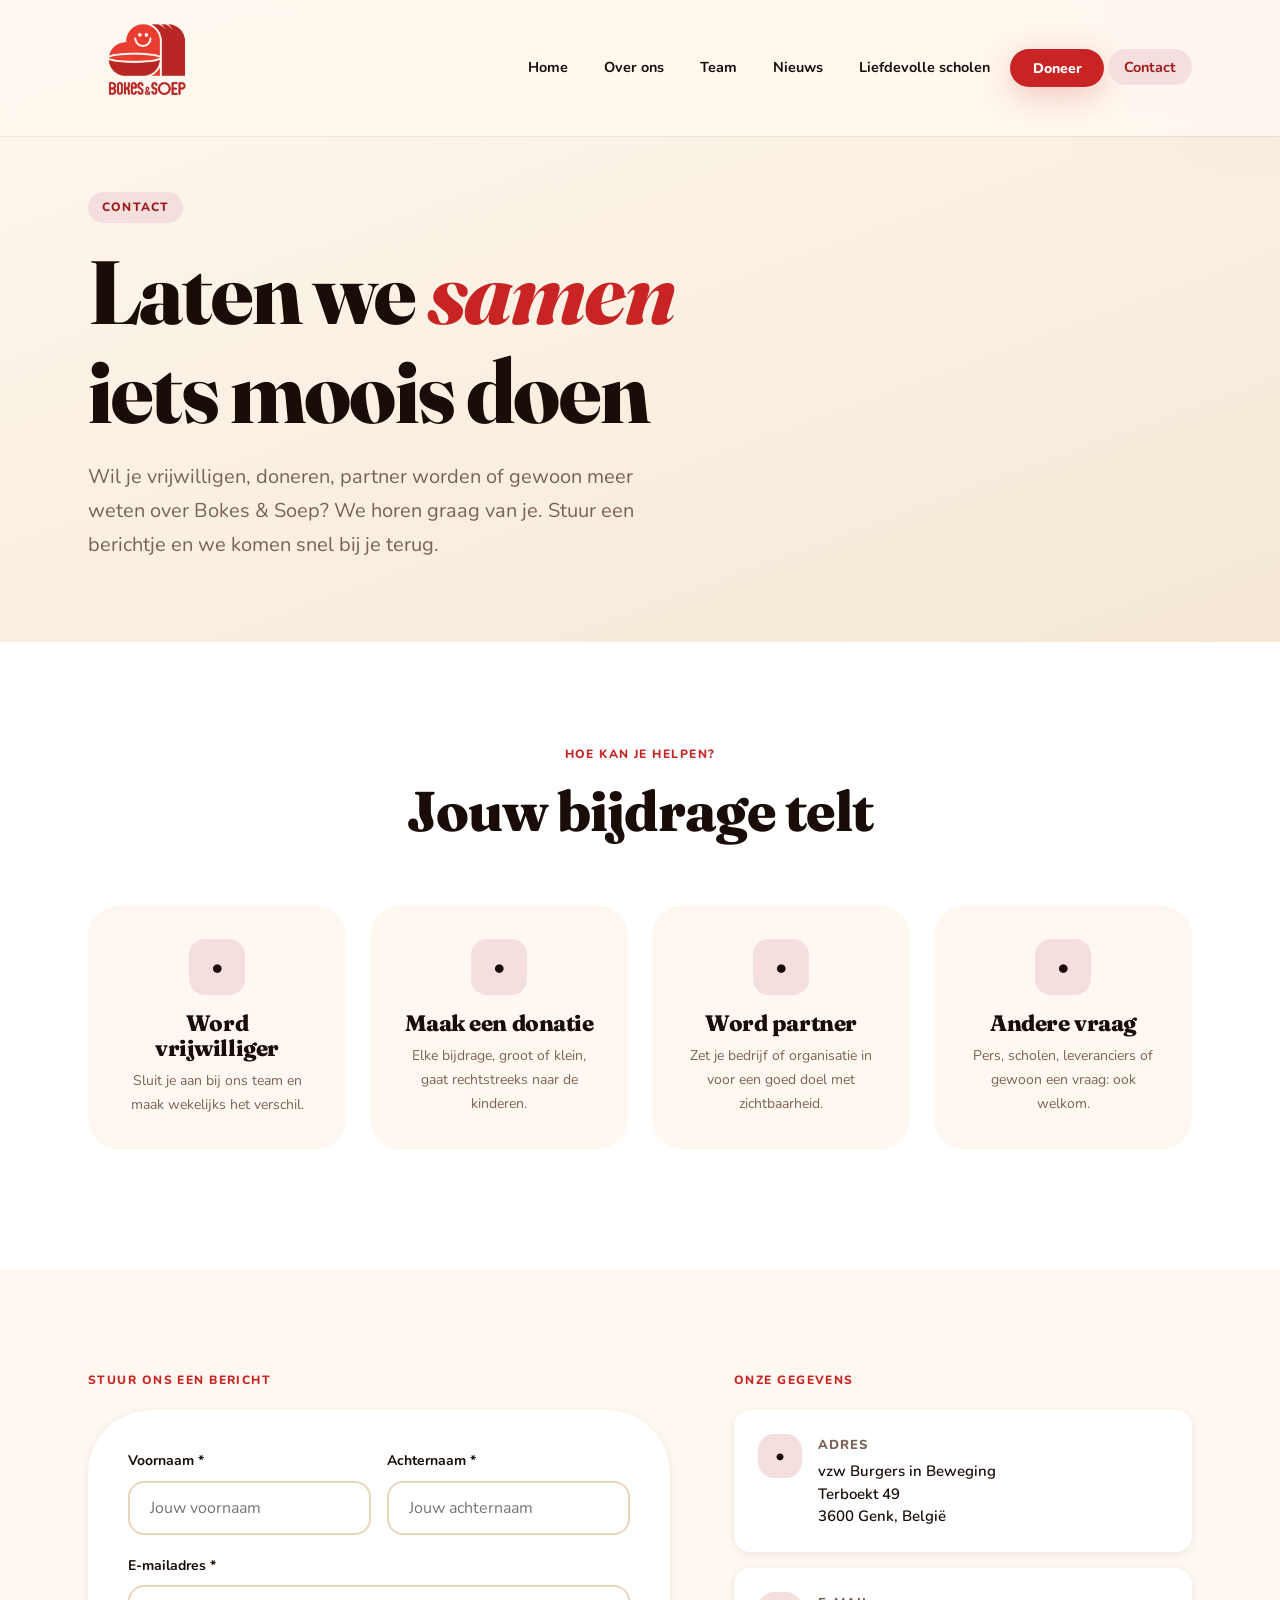
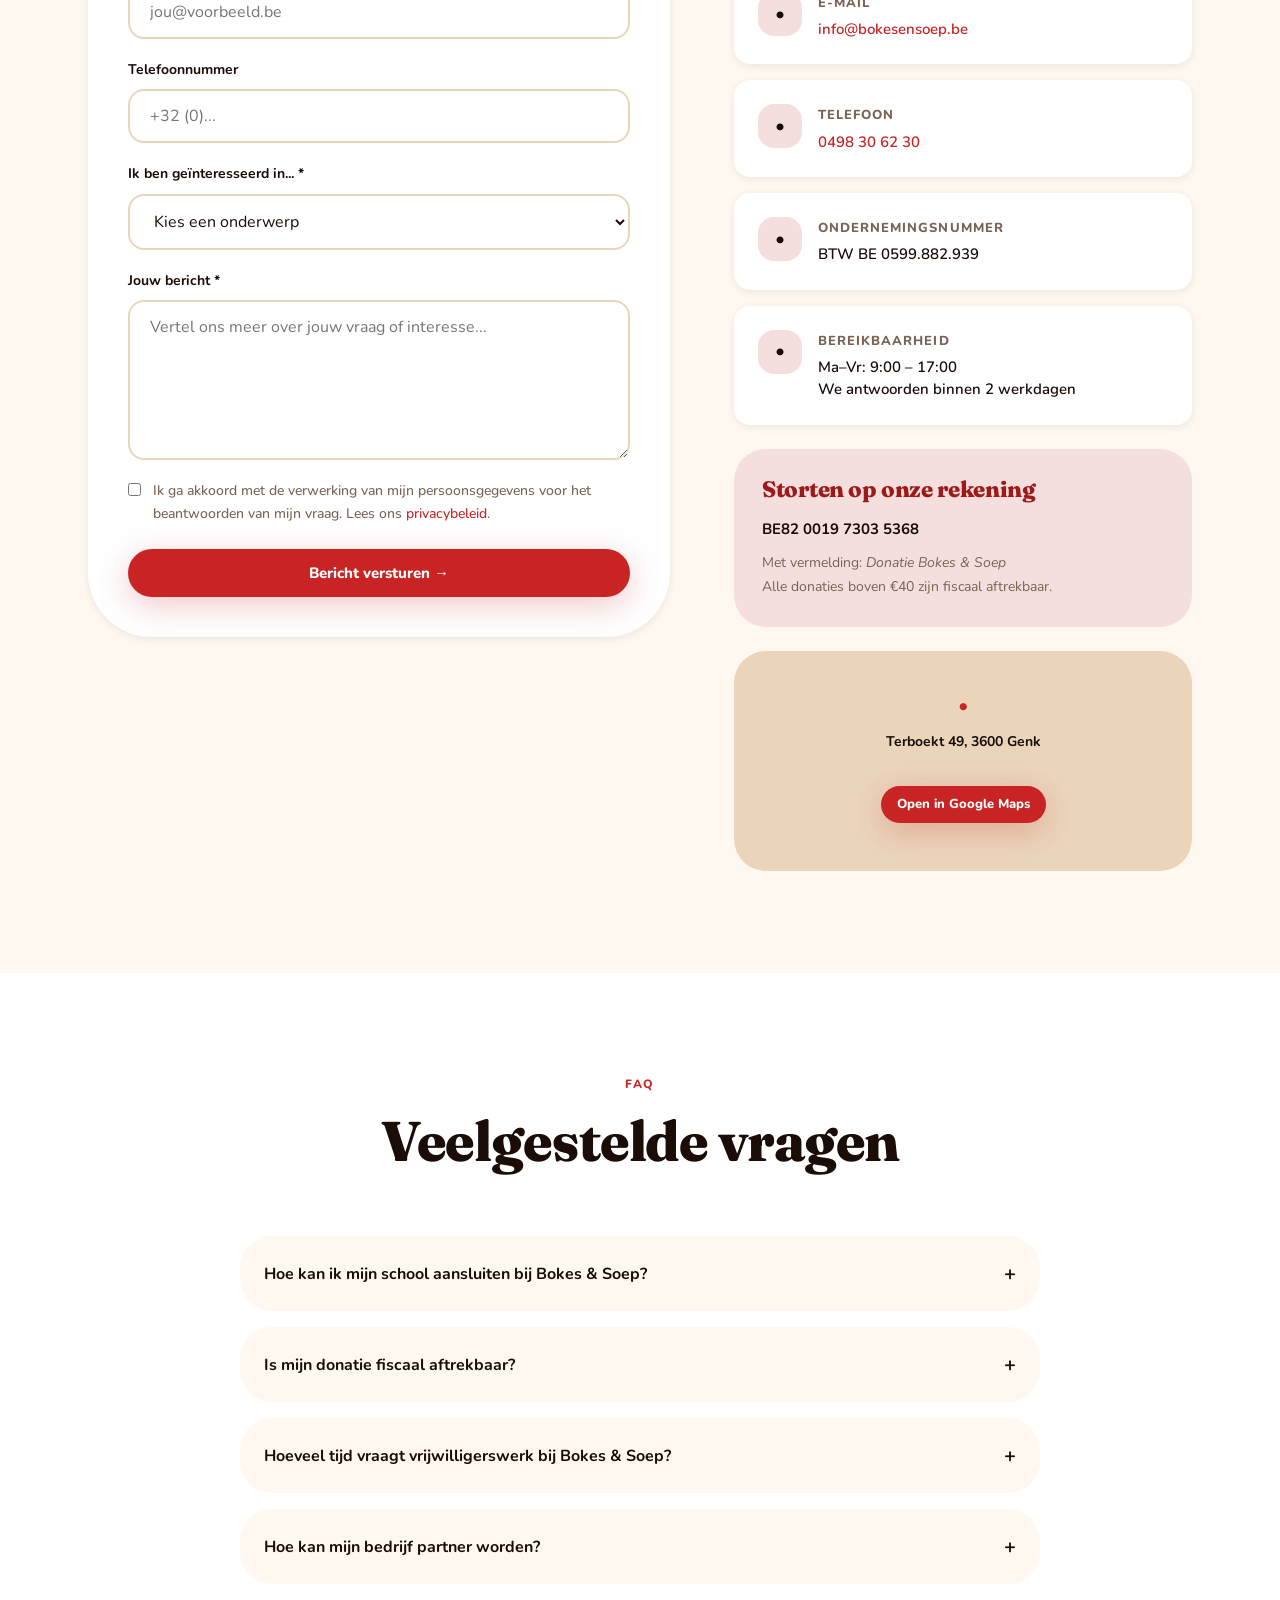
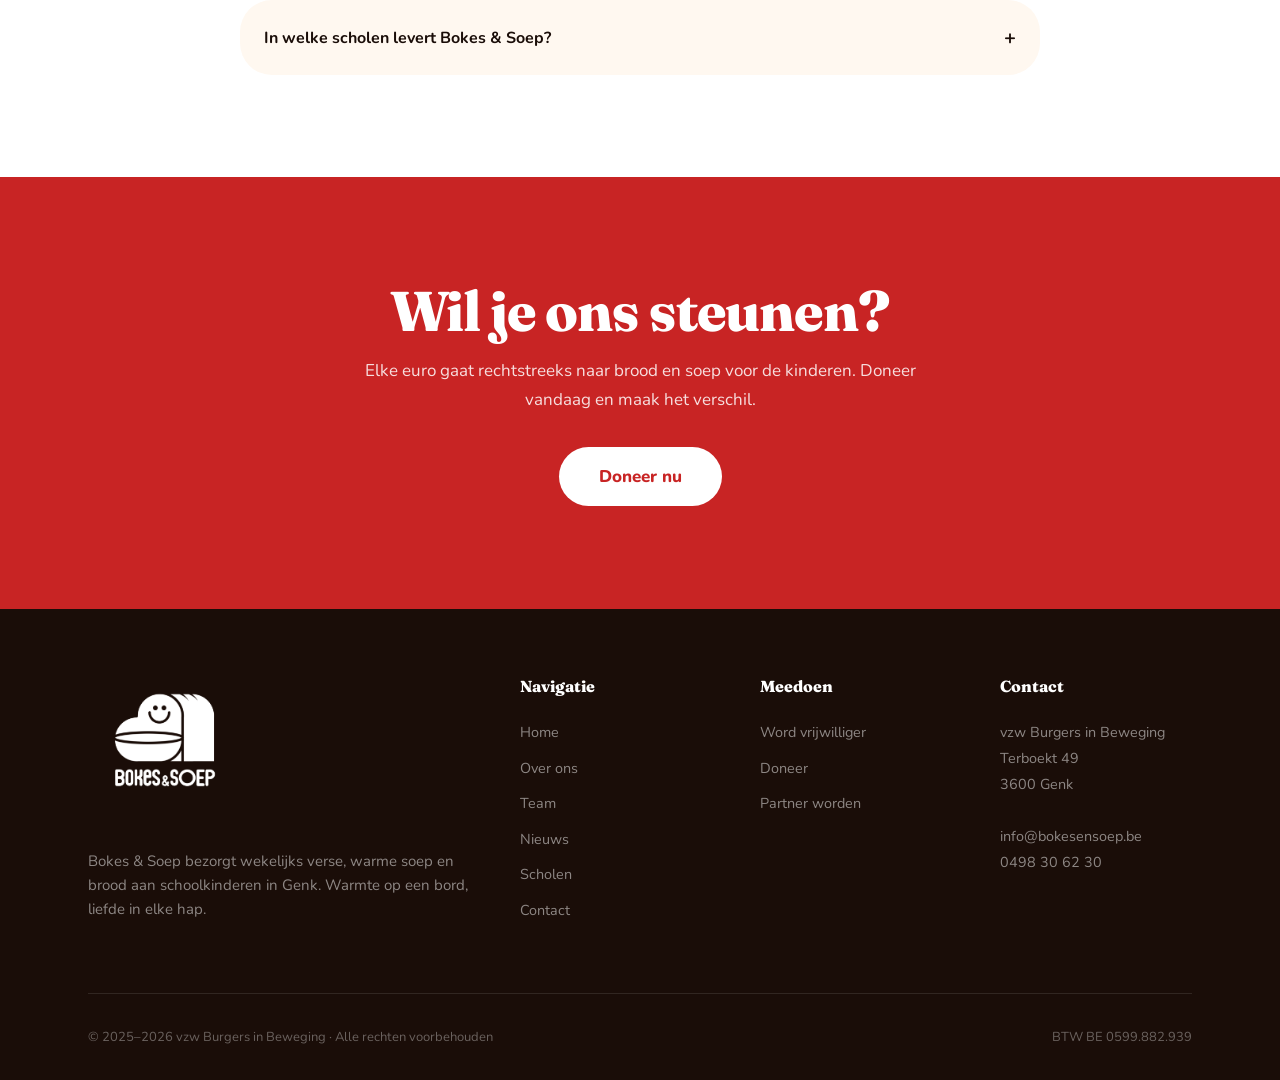
<file: contact.html>
<!DOCTYPE html>
<html lang="nl">
<head>
  <meta charset="UTF-8">
  <meta name="viewport" content="width=device-width, initial-scale=1.0">
  <title>Contact | Bokes & Soep</title>
  <meta name="description" content="Neem contact op met vzw Burgers in Beweging. Word vrijwilliger, doneer of word partner van Bokes & Soep in Genk.">
  <link rel="stylesheet" href="style.css?v=2">
  <link rel="icon" type="image/png" href="logos/logo_kleur_3000px.png">
</head>
<body>

  <!-- NAVIGATION -->
  <nav class="nav" id="main-nav">
    <div class="container">
      <div class="nav__inner">
        <a href="index.html" class="nav__logo">
          <img src="logos/logo_kleur_3000px.png" alt="Bokes & Soep logo">
        </a>
        <ul class="nav__links">
          <li><a href="index.html" class="nav__link">Home</a></li>
          <li><a href="over-ons.html" class="nav__link">Over ons</a></li>
          <li><a href="team.html" class="nav__link">Team</a></li>
          <li><a href="nieuws.html" class="nav__link">Nieuws</a></li>
          <li><a href="scholen.html" class="nav__link">Liefdevolle scholen</a></li>
          <li><a href="doneer.html" class="nav__link nav__cta">Doneer</a></li>
          <li><a href="contact.html" class="nav__link active">Contact</a></li>
        </ul>
        <button class="nav__hamburger" id="hamburger" aria-label="Menu openen">
          <span></span><span></span><span></span>
        </button>
      </div>
    </div>
  </nav>

  <div class="nav__mobile" id="mobile-nav">
    <a href="index.html" class="nav__link">Home</a>
    <a href="over-ons.html" class="nav__link">Over ons</a>
    <a href="team.html" class="nav__link">Team</a>
    <a href="nieuws.html" class="nav__link">Nieuws</a>
    <a href="scholen.html" class="nav__link">Liefdevolle scholen</a>
    <a href="doneer.html" class="nav__link nav__cta" style="margin-top: 0.5rem;">Doneer</a>
    <a href="contact.html" class="nav__link active">Contact</a>
  </div>

  <!-- PAGE HERO -->
  <section class="page-hero">
    <div class="container">
      <span class="page-hero__eyebrow">Contact</span>
      <h1 class="page-hero__title animate-fade-up">
        Laten we <em>samen</em><br>iets moois doen
      </h1>
      <p class="page-hero__lead animate-fade-up animate-delay-1">
        Wil je vrijwilligen, doneren, partner worden of gewoon meer weten over Bokes &amp; Soep?
        We horen graag van je. Stuur een berichtje en we komen snel bij je terug.
      </p>
    </div>
  </section>

  <!-- MANIEREN VAN HELPEN -->
  <section class="section section--white">
    <div class="container">
      <div class="section-header reveal">
        <span class="label">Hoe kan je helpen?</span>
        <h2>Jouw bijdrage telt</h2>
      </div>

      <div class="grid-4 reveal" style="margin-bottom: 1rem;">
        <div style="background: var(--cream); border-radius: var(--radius-lg); padding: 2rem; text-align: center; border: 2px solid transparent; transition: var(--transition); cursor: pointer;" class="contact-option" data-type="vrijwilliger">
          <div style="font-size: 1.5rem; margin-bottom: 1rem; width: 56px; height: 56px; background: var(--red-light); border-radius: var(--radius-md); display: inline-flex; align-items: center; justify-content: center;" aria-hidden="true">&bull;</div>
          <h4 style="margin-bottom: 0.5rem;">Word vrijwilliger</h4>
          <p style="font-size: 0.875rem; color: var(--warm-gray);">Sluit je aan bij ons team en maak wekelijks het verschil.</p>
        </div>
        <div style="background: var(--cream); border-radius: var(--radius-lg); padding: 2rem; text-align: center; border: 2px solid transparent; transition: var(--transition); cursor: pointer;" class="contact-option" data-type="donatie">
          <div style="font-size: 1.5rem; margin-bottom: 1rem; width: 56px; height: 56px; background: var(--red-light); border-radius: var(--radius-md); display: inline-flex; align-items: center; justify-content: center;" aria-hidden="true">&bull;</div>
          <h4 style="margin-bottom: 0.5rem;">Maak een donatie</h4>
          <p style="font-size: 0.875rem; color: var(--warm-gray);">Elke bijdrage, groot of klein, gaat rechtstreeks naar de kinderen.</p>
        </div>
        <div style="background: var(--cream); border-radius: var(--radius-lg); padding: 2rem; text-align: center; border: 2px solid transparent; transition: var(--transition); cursor: pointer;" class="contact-option" data-type="partner">
          <div style="font-size: 1.5rem; margin-bottom: 1rem; width: 56px; height: 56px; background: var(--red-light); border-radius: var(--radius-md); display: inline-flex; align-items: center; justify-content: center;" aria-hidden="true">&bull;</div>
          <h4 style="margin-bottom: 0.5rem;">Word partner</h4>
          <p style="font-size: 0.875rem; color: var(--warm-gray);">Zet je bedrijf of organisatie in voor een goed doel met zichtbaarheid.</p>
        </div>
        <div style="background: var(--cream); border-radius: var(--radius-lg); padding: 2rem; text-align: center; border: 2px solid transparent; transition: var(--transition); cursor: pointer;" class="contact-option" data-type="andere">
          <div style="font-size: 1.5rem; margin-bottom: 1rem; width: 56px; height: 56px; background: var(--red-light); border-radius: var(--radius-md); display: inline-flex; align-items: center; justify-content: center;" aria-hidden="true">&bull;</div>
          <h4 style="margin-bottom: 0.5rem;">Andere vraag</h4>
          <p style="font-size: 0.875rem; color: var(--warm-gray);">Pers, scholen, leveranciers of gewoon een vraag: ook welkom.</p>
        </div>
      </div>
    </div>
  </section>

  <!-- CONTACT SECTIE -->
  <section class="section section--cream">
    <div class="container">
      <div class="grid-2" style="align-items: flex-start; gap: 4rem;">

        <!-- FORM -->
        <div class="reveal">
          <span class="label" style="display: block; margin-bottom: 1.25rem;">Stuur ons een bericht</span>
          <form id="contact-form" onsubmit="handleSubmit(event)" style="background: var(--white); padding: 2.5rem; border-radius: var(--radius-xl); box-shadow: var(--shadow-sm);">

            <div style="display: grid; grid-template-columns: 1fr 1fr; gap: 1rem;">
              <div class="form-group">
                <label for="voornaam">Voornaam *</label>
                <input type="text" id="voornaam" name="voornaam" placeholder="Jouw voornaam" required>
              </div>
              <div class="form-group">
                <label for="achternaam">Achternaam *</label>
                <input type="text" id="achternaam" name="achternaam" placeholder="Jouw achternaam" required>
              </div>
            </div>

            <div class="form-group">
              <label for="email">E-mailadres *</label>
              <input type="email" id="email" name="email" placeholder="jou@voorbeeld.be" required>
            </div>

            <div class="form-group">
              <label for="telefoon">Telefoonnummer</label>
              <input type="tel" id="telefoon" name="telefoon" placeholder="+32 (0)...">
            </div>

            <div class="form-group">
              <label for="onderwerp">Ik ben geïnteresseerd in... *</label>
              <select id="onderwerp" name="onderwerp" required>
                <option value="" disabled selected>Kies een onderwerp</option>
                <option value="vrijwilliger">Vrijwilliger worden</option>
                <option value="donatie">Een donatie doen</option>
                <option value="partner">Partner worden</option>
                <option value="school">Onze school aansluiten</option>
                <option value="pers">Persvraag</option>
                <option value="andere">Andere vraag</option>
              </select>
            </div>

            <div class="form-group">
              <label for="bericht">Jouw bericht *</label>
              <textarea id="bericht" name="bericht" placeholder="Vertel ons meer over jouw vraag of interesse..." required></textarea>
            </div>

            <div style="display: flex; align-items: flex-start; gap: 0.75rem; margin-bottom: 1.5rem;">
              <input type="checkbox" id="akkoord" name="akkoord" required style="margin-top: 3px; width: auto; flex-shrink: 0; accent-color: var(--red);">
              <label for="akkoord" style="font-size: 0.875rem; color: var(--warm-gray); font-weight: 500; cursor: pointer;">
                Ik ga akkoord met de verwerking van mijn persoonsgegevens voor het beantwoorden van mijn vraag.
                Lees ons <a href="#" style="color: var(--red);">privacybeleid</a>.
              </label>
            </div>

            <button type="submit" class="btn btn--primary" style="width: 100%; justify-content: center;">
              Bericht versturen →
            </button>

            <div id="form-success" style="display: none; background: #ECFDF5; border: 2px solid #6EE7B7; border-radius: var(--radius-md); padding: 1.25rem; margin-top: 1.25rem; color: #065F46; font-weight: 600; text-align: center;">
              &#10003; Bedankt! We contacteren je zo snel mogelijk.
            </div>
          </form>
        </div>

        <!-- CONTACT INFO -->
        <div class="reveal">
          <span class="label" style="display: block; margin-bottom: 1.25rem;">Onze gegevens</span>

          <div class="info-block">
            <div class="info-block__icon" aria-hidden="true">&bull;</div>
            <div>
              <p class="info-block__title">Adres</p>
              <p class="info-block__value">vzw Burgers in Beweging<br>Terboekt 49<br>3600 Genk, België</p>
            </div>
          </div>

          <div class="info-block">
            <div class="info-block__icon" aria-hidden="true">&bull;</div>
            <div>
              <p class="info-block__title">E-mail</p>
              <p class="info-block__value">
                <a href="mailto:info@bokesensoep.be" style="color: var(--red);">info@bokesensoep.be</a>
              </p>
            </div>
          </div>

          <div class="info-block">
            <div class="info-block__icon" aria-hidden="true">&bull;</div>
            <div>
              <p class="info-block__title">Telefoon</p>
              <p class="info-block__value">
                <a href="tel:+32498306230" style="color: var(--red);">0498 30 62 30</a>
              </p>
            </div>
          </div>

          <div class="info-block">
            <div class="info-block__icon" aria-hidden="true">&bull;</div>
            <div>
              <p class="info-block__title">Ondernemingsnummer</p>
              <p class="info-block__value">BTW BE 0599.882.939</p>
            </div>
          </div>

          <div class="info-block">
            <div class="info-block__icon" aria-hidden="true">&bull;</div>
            <div>
              <p class="info-block__title">Bereikbaarheid</p>
              <p class="info-block__value">Ma–Vr: 9:00 – 17:00<br>We antwoorden binnen 2 werkdagen</p>
            </div>
          </div>

          <!-- Doneer info -->
          <div style="background: var(--red-light); border-radius: var(--radius-lg); padding: 1.75rem; margin-top: 1.5rem;">
            <h4 style="color: var(--red-dark); margin-bottom: 1rem;">Storten op onze rekening</h4>
            <p style="font-size: 0.9375rem; margin-bottom: 0.5rem; color: var(--warm-black);">
              <strong>BE82 0019 7303 5368</strong>
            </p>
            <p style="font-size: 0.875rem; color: var(--warm-gray);">
              Met vermelding: <em>Donatie Bokes &amp; Soep</em><br>
              Alle donaties boven €40 zijn fiscaal aftrekbaar.
            </p>
          </div>

          <!-- Map placeholder -->
          <div style="background: var(--cream-dark); border-radius: var(--radius-lg); height: 220px; margin-top: 1.5rem; display: flex; align-items: center; justify-content: center; font-size: 3rem; position: relative; overflow: hidden;">
            <div style="text-align: center; z-index: 1;">
              <div style="font-size: 1.25rem; margin-bottom: 0.5rem; font-weight: 700; color: var(--red);" aria-hidden="true">&bull;</div>
              <p style="font-size: 0.875rem; font-weight: 700; color: var(--warm-black);">Terboekt 49, 3600 Genk</p>
              <a href="https://maps.google.com/?q=Terboekt+49+3600+Genk" target="_blank" rel="noopener noreferrer" class="btn btn--primary" style="margin-top: 1rem; font-size: 0.8125rem; padding: 0.5rem 1rem;">Open in Google Maps</a>
            </div>
          </div>
        </div>

      </div>
    </div>
  </section>

  <!-- VEELGESTELDE VRAGEN -->
  <section class="section section--white">
    <div class="container">
      <div class="section-header reveal">
        <span class="label">FAQ</span>
        <h2>Veelgestelde vragen</h2>
      </div>

      <div style="max-width: 800px; margin: 0 auto; display: flex; flex-direction: column; gap: 1rem;" class="reveal">

        <div style="background: var(--cream); border-radius: var(--radius-lg); overflow: hidden;">
          <button style="width: 100%; text-align: left; padding: 1.5rem; font-family: var(--font-body); font-size: 1rem; font-weight: 700; color: var(--warm-black); background: none; border: none; cursor: pointer; display: flex; justify-content: space-between; align-items: center;" onclick="toggleFaq(this)">
            Hoe kan ik mijn school aansluiten bij Bokes &amp; Soep?
            <span style="font-size: 1.25rem; transition: transform 0.3s;">+</span>
          </button>
          <div class="faq-answer" style="display: none; padding: 0 1.5rem 1.5rem;">
            <p style="font-size: 0.9375rem;">Stuur ons een e-mail of vul het contactformulier in met als onderwerp "Onze school aansluiten". We plannen dan een kennismakingsgesprek om te kijken hoe we samen kunnen werken.</p>
          </div>
        </div>

        <div style="background: var(--cream); border-radius: var(--radius-lg); overflow: hidden;">
          <button style="width: 100%; text-align: left; padding: 1.5rem; font-family: var(--font-body); font-size: 1rem; font-weight: 700; color: var(--warm-black); background: none; border: none; cursor: pointer; display: flex; justify-content: space-between; align-items: center;" onclick="toggleFaq(this)">
            Is mijn donatie fiscaal aftrekbaar?
            <span style="font-size: 1.25rem; transition: transform 0.3s;">+</span>
          </button>
          <div class="faq-answer" style="display: none; padding: 0 1.5rem 1.5rem;">
            <p style="font-size: 0.9375rem;">Ja! Als erkende vzw kan vzw Burgers in Beweging fiscale attesten uitreiken voor donaties van €40 of meer per jaar. Contacteer ons voor meer informatie over het aanvragen van een attest.</p>
          </div>
        </div>

        <div style="background: var(--cream); border-radius: var(--radius-lg); overflow: hidden;">
          <button style="width: 100%; text-align: left; padding: 1.5rem; font-family: var(--font-body); font-size: 1rem; font-weight: 700; color: var(--warm-black); background: none; border: none; cursor: pointer; display: flex; justify-content: space-between; align-items: center;" onclick="toggleFaq(this)">
            Hoeveel tijd vraagt vrijwilligerswerk bij Bokes &amp; Soep?
            <span style="font-size: 1.25rem; transition: transform 0.3s;">+</span>
          </button>
          <div class="faq-answer" style="display: none; padding: 0 1.5rem 1.5rem;">
            <p style="font-size: 0.9375rem;">Dat hangt af van je rol. Keukenvolunteers werken zo'n 3-4 uur op donderdagavond. Bezorgers zijn er vrijdagochtend zo'n 2-3 uur mee bezig. Administratieve hulp kan vaak flexibel van thuis.</p>
          </div>
        </div>

        <div style="background: var(--cream); border-radius: var(--radius-lg); overflow: hidden;">
          <button style="width: 100%; text-align: left; padding: 1.5rem; font-family: var(--font-body); font-size: 1rem; font-weight: 700; color: var(--warm-black); background: none; border: none; cursor: pointer; display: flex; justify-content: space-between; align-items: center;" onclick="toggleFaq(this)">
            Hoe kan mijn bedrijf partner worden?
            <span style="font-size: 1.25rem; transition: transform 0.3s;">+</span>
          </button>
          <div class="faq-answer" style="display: none; padding: 0 1.5rem 1.5rem;">
            <p style="font-size: 0.9375rem;">We hebben verschillende partnerschapsformules: financieel partnerschap, in-natura ondersteuning (producten, diensten) of medewerkers inzetten als vrijwilliger. Contacteer ons voor een vrijblijvend gesprek over de mogelijkheden.</p>
          </div>
        </div>

        <div style="background: var(--cream); border-radius: var(--radius-lg); overflow: hidden;">
          <button style="width: 100%; text-align: left; padding: 1.5rem; font-family: var(--font-body); font-size: 1rem; font-weight: 700; color: var(--warm-black); background: none; border: none; cursor: pointer; display: flex; justify-content: space-between; align-items: center;" onclick="toggleFaq(this)">
            In welke scholen levert Bokes &amp; Soep?
            <span style="font-size: 1.25rem; transition: transform 0.3s;">+</span>
          </button>
          <div class="faq-answer" style="display: none; padding: 0 1.5rem 1.5rem;">
            <p style="font-size: 0.9375rem;">We leveren aan 12 basisscholen in Genk en omgeving. Wil je weten of jouw school erbij hoort of interesse hebben in aansluiting? Neem gerust contact op!</p>
          </div>
        </div>

      </div>
    </div>
  </section>

  <!-- DONATE CTA -->
  <section class="section section--red">
    <div class="container">
      <div style="text-align: center; max-width: 600px; margin: 0 auto;" class="reveal">
        <h2 style="color: white; margin-bottom: 1rem;">Wil je ons steunen?</h2>
        <p style="color: rgba(255,255,255,0.85); margin-bottom: 2rem; font-size: 1.0625rem;">Elke euro gaat rechtstreeks naar brood en soep voor de kinderen. Doneer vandaag en maak het verschil.</p>
        <a href="doneer.html" class="btn" style="background: white; color: var(--red); font-size: 1.0625rem; padding: 1rem 2.5rem;">Doneer nu</a>
      </div>
    </div>
  </section>

  <!-- FOOTER -->
  <footer class="footer">
    <div class="container">
      <div class="footer__grid">
        <div>
          <div class="footer__logo">
            <img src="logos/logo_kleur_3000px.png" alt="Bokes & Soep">
          </div>
          <p class="footer__tagline">
            Bokes &amp; Soep bezorgt wekelijks verse, warme soep en brood aan schoolkinderen in Genk. Warmte op een bord, liefde in elke hap.
          </p>
        </div>
        <div>
          <p class="footer__title">Navigatie</p>
          <ul class="footer__links">
            <li><a href="index.html" class="footer__link">Home</a></li>
            <li><a href="over-ons.html" class="footer__link">Over ons</a></li>
            <li><a href="team.html" class="footer__link">Team</a></li>
            <li><a href="nieuws.html" class="footer__link">Nieuws</a></li>
            <li><a href="scholen.html" class="footer__link">Scholen</a></li>
            <li><a href="contact.html" class="footer__link">Contact</a></li>
          </ul>
        </div>
        <div>
          <p class="footer__title">Meedoen</p>
          <ul class="footer__links">
            <li><a href="contact.html" class="footer__link">Word vrijwilliger</a></li>
            <li><a href="doneer.html" class="footer__link">Doneer</a></li>
            <li><a href="contact.html" class="footer__link">Partner worden</a></li>
          </ul>
        </div>
        <div>
          <p class="footer__title">Contact</p>
          <address class="footer__address" style="font-style: normal;">
            vzw Burgers in Beweging<br>
            Terboekt 49<br>
            3600 Genk<br><br>
            <a href="mailto:info@bokesensoep.be" class="footer__link">info@bokesensoep.be</a>
            <br><a href="tel:+32498306230" class="footer__link">0498 30 62 30</a>
          </address>
        </div>
      </div>
      <div class="footer__bottom">
        <p class="footer__copy">© 2025–2026 vzw Burgers in Beweging · Alle rechten voorbehouden</p>
        <p class="footer__btw">BTW BE 0599.882.939</p>
      </div>
    </div>
  </footer>

  <script src="script.js?v=2"></script>
  <script>
    function handleSubmit(e) {
      e.preventDefault();
      document.getElementById('contact-form').querySelector('button[type="submit"]').disabled = true;
      document.getElementById('contact-form').querySelector('button[type="submit"]').textContent = 'Verzenden...';
      setTimeout(() => {
        document.getElementById('form-success').style.display = 'block';
        document.getElementById('contact-form').querySelector('button[type="submit"]').textContent = '\u2713 Verstuurd';
      }, 800);
    }

    function toggleFaq(btn) {
      const answer = btn.nextElementSibling;
      const icon = btn.querySelector('span');
      const isOpen = answer.style.display === 'block';
      answer.style.display = isOpen ? 'none' : 'block';
      icon.textContent = isOpen ? '+' : '−';
      icon.style.transform = isOpen ? '' : 'rotate(0deg)';
    }

    // Contact option selection
    document.querySelectorAll('.contact-option').forEach(opt => {
      opt.addEventListener('click', function() {
        document.querySelectorAll('.contact-option').forEach(o => {
          o.style.borderColor = 'transparent';
          o.style.background = 'var(--cream)';
        });
        this.style.borderColor = 'var(--red)';
        this.style.background = 'var(--red-light)';
        // Pre-fill the select if contact form is on same page
        const type = this.dataset.type;
        const select = document.getElementById('onderwerp');
        if (select) {
          select.value = type;
        }
        // Scroll to form
        document.getElementById('contact-form').scrollIntoView({ behavior: 'smooth', block: 'center' });
      });
    });
  </script>
</body>
</html>
</file>
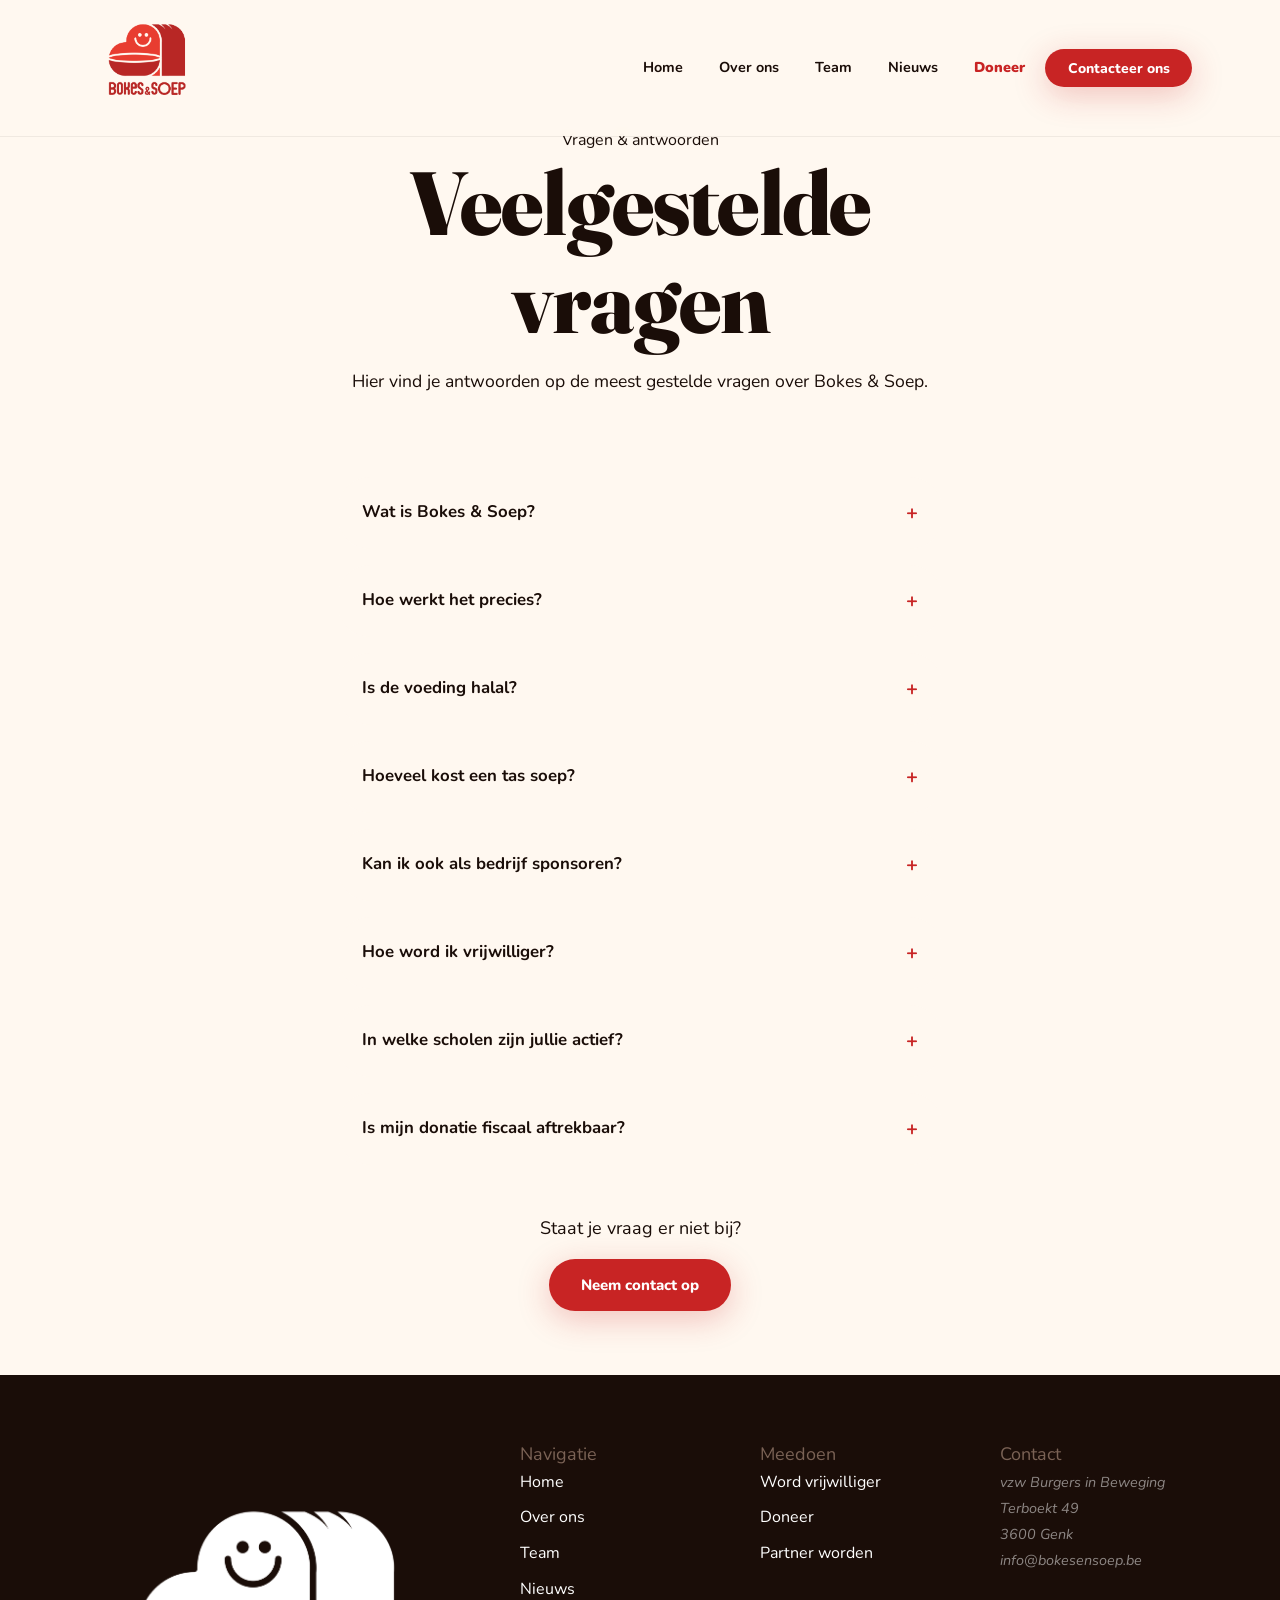
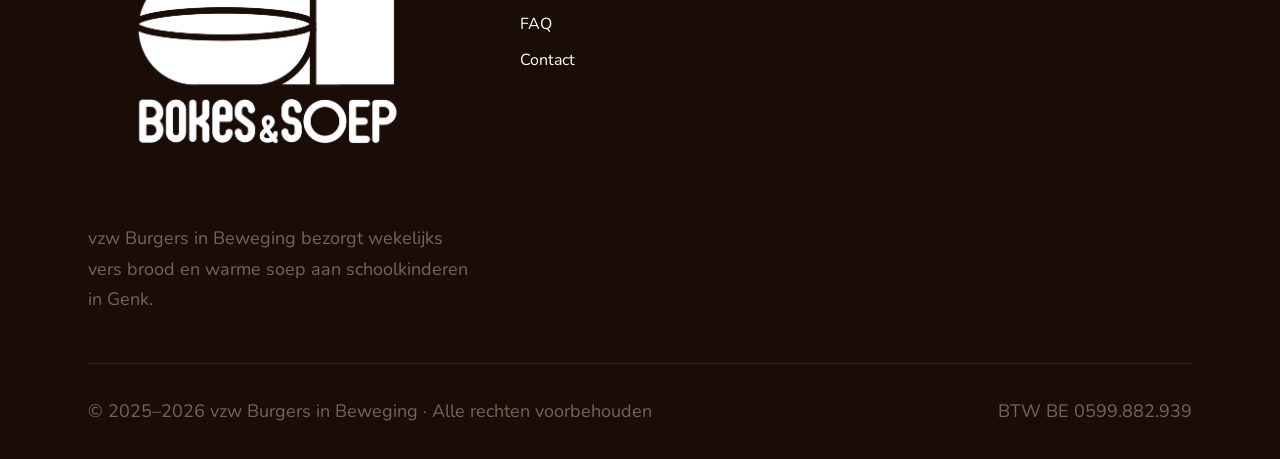
<file: faq.html>
<!DOCTYPE html>
<html lang="nl">
<head>
  <meta charset="UTF-8">
  <meta name="viewport" content="width=device-width, initial-scale=1.0">
  <title>FAQ | Bokes & Soep</title>
  <meta name="description" content="Veelgestelde vragen over Bokes & Soep, onze werking, donaties en vrijwilligerswerk.">
  <link rel="stylesheet" href="style.css?v=2">
  <link rel="icon" type="image/png" href="logos/logo_kleur_3000px.png">
</head>
<body>

  <!-- NAVIGATION -->
  <nav class="nav" id="main-nav">
    <div class="container">
      <div class="nav__inner">
        <a href="index.html" class="nav__logo">
          <img src="logos/logo_kleur_3000px.png" alt="Bokes & Soep logo">
        </a>
        <ul class="nav__links">
          <li><a href="index.html" class="nav__link">Home</a></li>
          <li><a href="over-ons.html" class="nav__link">Over ons</a></li>
          <li><a href="team.html" class="nav__link">Team</a></li>
          <li><a href="nieuws.html" class="nav__link">Nieuws</a></li>
          <li><a href="doneer.html" class="nav__link" style="color: var(--red); font-weight: 900;">Doneer</a></li>
          <li><a href="contact.html" class="nav__link nav__cta">Contacteer ons</a></li>
        </ul>
        <button class="nav__hamburger" id="hamburger" aria-label="Menu openen">
          <span></span><span></span><span></span>
        </button>
      </div>
    </div>
  </nav>

  <!-- HERO -->
  <section class="section" style="background: var(--cream); padding-top: 8rem; padding-bottom: 2rem;">
    <div class="container" style="text-align: center; max-width: 700px;">
      <span class="section__label">Vragen & antwoorden</span>
      <h1 class="section__title">Veelgestelde vragen</h1>
      <p style="color: var(--text-light); font-size: 1.1rem; margin-top: 1rem;">
        Hier vind je antwoorden op de meest gestelde vragen over Bokes & Soep.
      </p>
    </div>
  </section>

  <!-- FAQ ITEMS -->
  <section class="section" style="padding-top: 3rem; padding-bottom: 4rem;">
    <div class="container" style="max-width: 700px;">
      <div style="display: flex; flex-direction: column; gap: 1rem;">

        <details style="background: var(--cream); border-radius: var(--radius-lg); padding: 1.25rem 1.5rem; cursor: pointer;">
          <summary style="font-weight: 700; font-size: 1.05rem; list-style: none; display: flex; justify-content: space-between; align-items: center;">
            Wat is Bokes & Soep?
            <span style="color: var(--red); font-size: 1.25rem; transition: transform 0.2s;">+</span>
          </summary>
          <p style="margin-top: 1rem; color: var(--text-light); line-height: 1.7;">
            Bokes & Soep is een initiatief van vzw Burgers in Beweging dat wekelijks warme soep en vers brood bezorgt aan basisscholen in Genk. Zo zorgen we ervoor dat elk kind een warme maaltijd krijgt, zonder vragen en zonder oordeel.
          </p>
        </details>

        <details style="background: var(--cream); border-radius: var(--radius-lg); padding: 1.25rem 1.5rem; cursor: pointer;">
          <summary style="font-weight: 700; font-size: 1.05rem; list-style: none; display: flex; justify-content: space-between; align-items: center;">
            Hoe werkt het precies?
            <span style="color: var(--red); font-size: 1.25rem;">+</span>
          </summary>
          <p style="margin-top: 1rem; color: var(--text-light); line-height: 1.7;">
            Elke week halen vrijwilligers verse ingrediënten op bij lokale leveranciers. In de ochtend wordt de soep bereid en worden boterhammen gesmeerd. Rond de middag rijden chauffeurs langs de scholen om alles warm af te leveren.
          </p>
        </details>

        <details style="background: var(--cream); border-radius: var(--radius-lg); padding: 1.25rem 1.5rem; cursor: pointer;">
          <summary style="font-weight: 700; font-size: 1.05rem; list-style: none; display: flex; justify-content: space-between; align-items: center;">
            Is de voeding halal?
            <span style="color: var(--red); font-size: 1.25rem;">+</span>
          </summary>
          <p style="margin-top: 1rem; color: var(--text-light); line-height: 1.7;">
            We houden rekening met diverse voedingsbehoeften. Neem gerust contact op voor specifieke vragen hierover.
          </p>
        </details>

        <details style="background: var(--cream); border-radius: var(--radius-lg); padding: 1.25rem 1.5rem; cursor: pointer;">
          <summary style="font-weight: 700; font-size: 1.05rem; list-style: none; display: flex; justify-content: space-between; align-items: center;">
            Hoeveel kost een tas soep?
            <span style="color: var(--red); font-size: 1.25rem;">+</span>
          </summary>
          <p style="margin-top: 1rem; color: var(--text-light); line-height: 1.7;">
            Een tas soep kost 5 euro. Je kan het gewenste aantal kiezen op onze donatiepagina.
          </p>
        </details>

        <details style="background: var(--cream); border-radius: var(--radius-lg); padding: 1.25rem 1.5rem; cursor: pointer;">
          <summary style="font-weight: 700; font-size: 1.05rem; list-style: none; display: flex; justify-content: space-between; align-items: center;">
            Kan ik ook als bedrijf sponsoren?
            <span style="color: var(--red); font-size: 1.25rem;">+</span>
          </summary>
          <p style="margin-top: 1rem; color: var(--text-light); line-height: 1.7;">
            Zeker! Neem contact op voor meer informatie over bedrijfssponsoring. We zijn blij met elke vorm van steun, van eenmalige giften tot structurele partnerschappen.
          </p>
        </details>

        <details style="background: var(--cream); border-radius: var(--radius-lg); padding: 1.25rem 1.5rem; cursor: pointer;">
          <summary style="font-weight: 700; font-size: 1.05rem; list-style: none; display: flex; justify-content: space-between; align-items: center;">
            Hoe word ik vrijwilliger?
            <span style="color: var(--red); font-size: 1.25rem;">+</span>
          </summary>
          <p style="margin-top: 1rem; color: var(--text-light); line-height: 1.7;">
            Stuur een mail naar info@bokesensoep.be. We zoeken koks, chauffeurs en organisatoren. Jij kiest zelf hoe vaak en op welke manier je wil bijdragen.
          </p>
        </details>

        <details style="background: var(--cream); border-radius: var(--radius-lg); padding: 1.25rem 1.5rem; cursor: pointer;">
          <summary style="font-weight: 700; font-size: 1.05rem; list-style: none; display: flex; justify-content: space-between; align-items: center;">
            In welke scholen zijn jullie actief?
            <span style="color: var(--red); font-size: 1.25rem;">+</span>
          </summary>
          <p style="margin-top: 1rem; color: var(--text-light); line-height: 1.7;">
            We zijn momenteel actief in 9 basisscholen in Genk. Bekijk onze scholenpagina voor de volledige lijst.
          </p>
        </details>

        <details style="background: var(--cream); border-radius: var(--radius-lg); padding: 1.25rem 1.5rem; cursor: pointer;">
          <summary style="font-weight: 700; font-size: 1.05rem; list-style: none; display: flex; justify-content: space-between; align-items: center;">
            Is mijn donatie fiscaal aftrekbaar?
            <span style="color: var(--red); font-size: 1.25rem;">+</span>
          </summary>
          <p style="margin-top: 1rem; color: var(--text-light); line-height: 1.7;">
            Dit wordt momenteel onderzocht. Zodra er duidelijkheid is, communiceren we dit via onze website.
          </p>
        </details>

      </div>

      <!-- CTA -->
      <div style="text-align: center; margin-top: 3rem;">
        <p style="color: var(--text-light); margin-bottom: 1rem;">Staat je vraag er niet bij?</p>
        <a href="contact.html" class="btn btn--primary">Neem contact op</a>
      </div>
    </div>
  </section>

  <!-- FOOTER -->
  <footer class="footer">
    <div class="container">
      <div class="footer__grid">
        <div class="footer__col">
          <img src="logos/logo_volwit_3000px.png" alt="Bokes & Soep" class="footer__logo">
          <p class="footer__text">vzw Burgers in Beweging bezorgt wekelijks vers brood en warme soep aan schoolkinderen in Genk.</p>
        </div>
        <div class="footer__col">
          <p class="footer__heading">Navigatie</p>
          <ul class="footer__links">
            <li><a href="index.html">Home</a></li>
            <li><a href="over-ons.html">Over ons</a></li>
            <li><a href="team.html">Team</a></li>
            <li><a href="nieuws.html">Nieuws</a></li>
            <li><a href="faq.html">FAQ</a></li>
            <li><a href="contact.html">Contact</a></li>
          </ul>
        </div>
        <div class="footer__col">
          <p class="footer__heading">Meedoen</p>
          <ul class="footer__links">
            <li><a href="contact.html">Word vrijwilliger</a></li>
            <li><a href="doneer.html">Doneer</a></li>
            <li><a href="contact.html">Partner worden</a></li>
          </ul>
        </div>
        <div class="footer__col">
          <p class="footer__heading">Contact</p>
          <address class="footer__address">
            vzw Burgers in Beweging<br>
            Terboekt 49<br>
            3600 Genk<br>
            <a href="mailto:info@bokesensoep.be">info@bokesensoep.be</a>
          </address>
        </div>
      </div>
      <div class="footer__bottom">
        <p>&copy; 2025&ndash;2026 vzw Burgers in Beweging &middot; Alle rechten voorbehouden</p>
        <p>BTW BE 0599.882.939</p>
      </div>
    </div>
  </footer>

  <script src="script.js"></script>
</body>
</html>
</file>
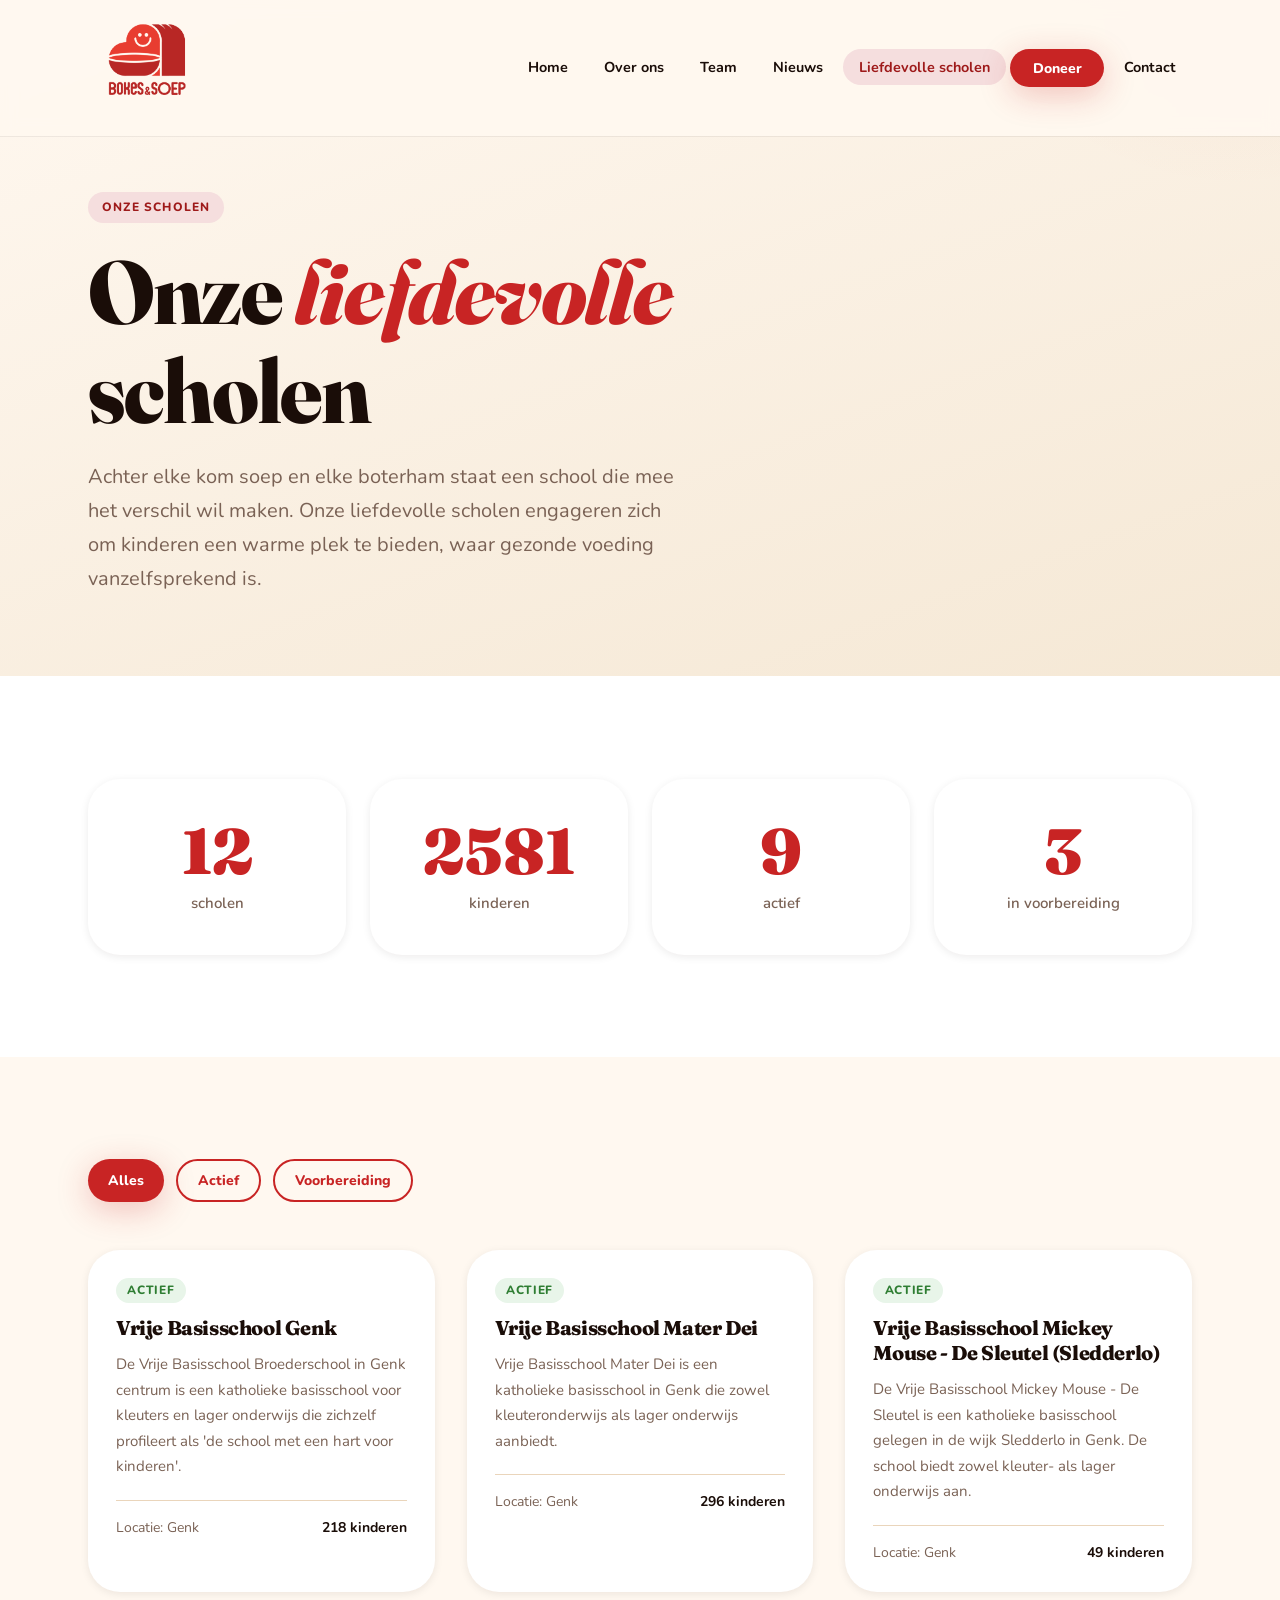
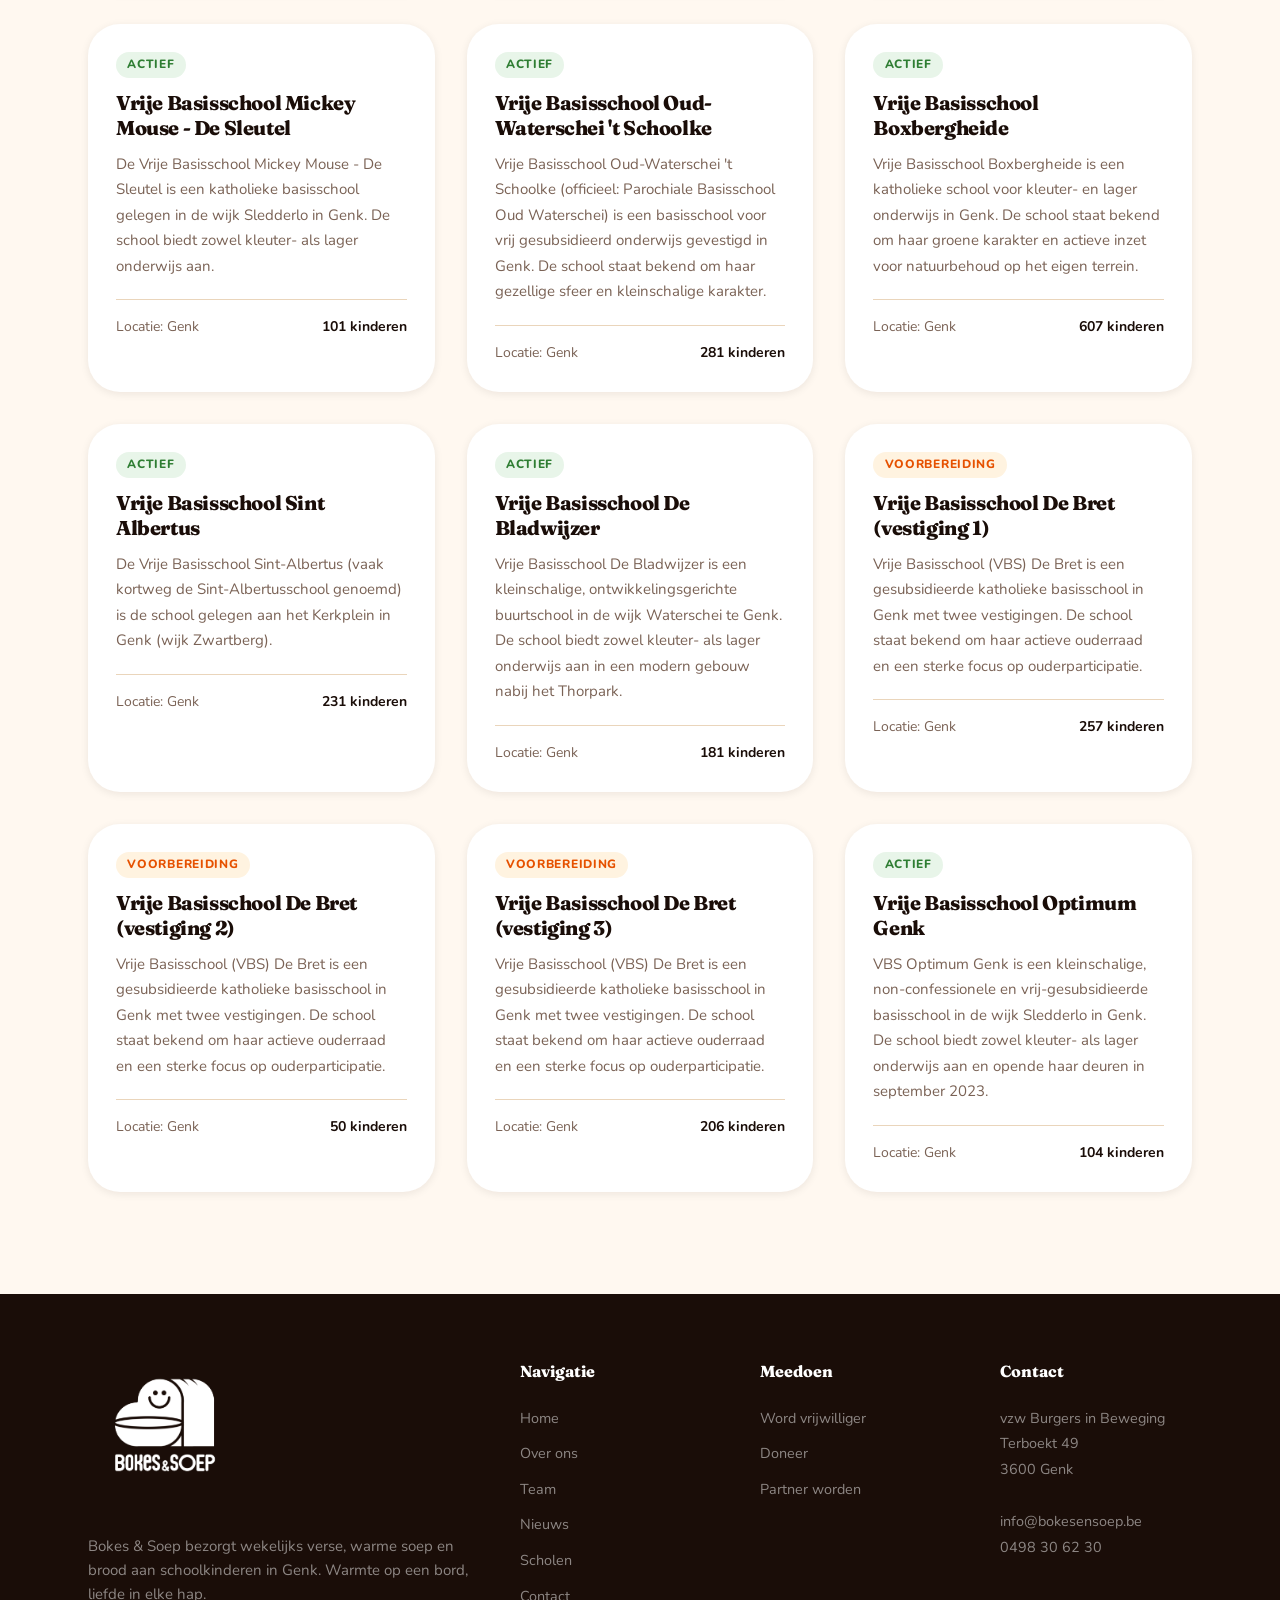
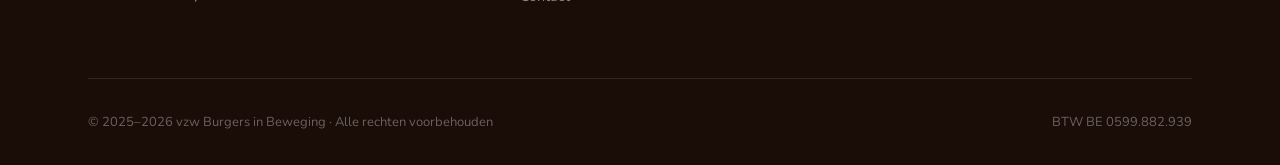
<file: scholen.html>
<!DOCTYPE html>
<html lang="nl">
<head>
  <meta charset="UTF-8">
  <meta name="viewport" content="width=device-width, initial-scale=1.0">
  <title>Onze scholen | Bokes & Soep</title>
  <meta name="description" content="Ontdek de liefdevolle scholen waar Bokes & Soep wekelijks verse soep en brood bezorgt aan kinderen in Genk.">
  <link rel="stylesheet" href="style.css?v=2">
  <link rel="icon" type="image/png" href="logos/logo_kleur_3000px.png">
</head>
<body>

  <!-- NAVIGATION -->
  <nav class="nav" id="main-nav">
    <div class="container">
      <div class="nav__inner">
        <a href="index.html" class="nav__logo">
          <img src="logos/logo_kleur_3000px.png" alt="Bokes & Soep logo">
        </a>
        <ul class="nav__links">
          <li><a href="index.html" class="nav__link">Home</a></li>
          <li><a href="over-ons.html" class="nav__link">Over ons</a></li>
          <li><a href="team.html" class="nav__link">Team</a></li>
          <li><a href="nieuws.html" class="nav__link">Nieuws</a></li>
          <li><a href="scholen.html" class="nav__link active">Liefdevolle scholen</a></li>
          <li><a href="doneer.html" class="nav__link nav__cta">Doneer</a></li>
          <li><a href="contact.html" class="nav__link">Contact</a></li>
        </ul>
        <button class="nav__hamburger" id="hamburger" aria-label="Menu openen">
          <span></span><span></span><span></span>
        </button>
      </div>
    </div>
  </nav>

  <div class="nav__mobile" id="mobile-nav">
    <a href="index.html" class="nav__link">Home</a>
    <a href="over-ons.html" class="nav__link">Over ons</a>
    <a href="team.html" class="nav__link">Team</a>
    <a href="nieuws.html" class="nav__link">Nieuws</a>
    <a href="scholen.html" class="nav__link active">Liefdevolle scholen</a>
    <a href="doneer.html" class="nav__link nav__cta" style="margin-top: 0.5rem;">Doneer</a>
    <a href="contact.html" class="nav__link">Contact</a>
  </div>

  <!-- PAGE HERO -->
  <section class="page-hero">
    <div class="container">
      <span class="page-hero__eyebrow">Onze scholen</span>
      <h1 class="page-hero__title animate-fade-up">
        Onze <em>liefdevolle</em><br>scholen
      </h1>
      <p class="page-hero__lead animate-fade-up animate-delay-1">
        Achter elke kom soep en elke boterham staat een school die mee het verschil wil maken. Onze liefdevolle scholen engageren zich om kinderen een warme plek te bieden, waar gezonde voeding vanzelfsprekend is.
      </p>
    </div>
  </section>

  <!-- STATS -->
  <section class="section section--white">
    <div class="container">
      <div class="grid-4 reveal">
        <div class="stat-block">
          <span class="stat-block__num">12</span>
          <span class="stat-block__label">scholen</span>
        </div>
        <div class="stat-block">
          <span class="stat-block__num">2581</span>
          <span class="stat-block__label">kinderen</span>
        </div>
        <div class="stat-block">
          <span class="stat-block__num">9</span>
          <span class="stat-block__label">actief</span>
        </div>
        <div class="stat-block">
          <span class="stat-block__num">3</span>
          <span class="stat-block__label">in voorbereiding</span>
        </div>
      </div>
    </div>
  </section>

  <!-- SCHOLEN GRID -->
  <section class="section section--cream">
    <div class="container">
      <!-- Filters -->
      <div style="display: flex; gap: 0.75rem; margin-bottom: 3rem; flex-wrap: wrap;" class="reveal">
        <button class="btn btn--primary" style="font-size: 0.875rem; padding: 0.6rem 1.25rem;" onclick="filterScholen('all', this)">Alles</button>
        <button class="btn btn--outline" style="font-size: 0.875rem; padding: 0.6rem 1.25rem;" onclick="filterScholen('actief', this)">Actief</button>
        <button class="btn btn--outline" style="font-size: 0.875rem; padding: 0.6rem 1.25rem;" onclick="filterScholen('voorbereiding', this)">Voorbereiding</button>
      </div>

      <div class="grid-3">

        <!-- School 1 -->
        <div class="card reveal school-item" data-status="actief">
          <div class="card__body">
            <div class="news-meta">
              <span class="news-tag" style="background: #E8F5E9; color: #2E7D32;">Actief</span>
            </div>
            <h3 class="card__title">Vrije Basisschool Genk</h3>
            <p class="card__text">De Vrije Basisschool Broederschool in Genk centrum is een katholieke basisschool voor kleuters en lager onderwijs die zichzelf profileert als 'de school met een hart voor kinderen'.</p>
            <div style="display: flex; justify-content: space-between; align-items: center; margin-top: 1rem; padding-top: 1rem; border-top: 1px solid var(--cream-dark);">
              <span style="font-size: 0.875rem; color: var(--warm-gray);">Locatie: Genk</span>
              <span style="font-size: 0.875rem; font-weight: 700; color: var(--warm-black);">218 kinderen</span>
            </div>
          </div>
        </div>

        <!-- School 2 -->
        <div class="card reveal school-item" data-status="actief">
          <div class="card__body">
            <div class="news-meta">
              <span class="news-tag" style="background: #E8F5E9; color: #2E7D32;">Actief</span>
            </div>
            <h3 class="card__title">Vrije Basisschool Mater Dei</h3>
            <p class="card__text">Vrije Basisschool Mater Dei is een katholieke basisschool in Genk die zowel kleuteronderwijs als lager onderwijs aanbiedt.</p>
            <div style="display: flex; justify-content: space-between; align-items: center; margin-top: 1rem; padding-top: 1rem; border-top: 1px solid var(--cream-dark);">
              <span style="font-size: 0.875rem; color: var(--warm-gray);">Locatie: Genk</span>
              <span style="font-size: 0.875rem; font-weight: 700; color: var(--warm-black);">296 kinderen</span>
            </div>
          </div>
        </div>

        <!-- School 3 -->
        <div class="card reveal school-item" data-status="actief">
          <div class="card__body">
            <div class="news-meta">
              <span class="news-tag" style="background: #E8F5E9; color: #2E7D32;">Actief</span>
            </div>
            <h3 class="card__title">Vrije Basisschool Mickey Mouse - De Sleutel (Sledderlo)</h3>
            <p class="card__text">De Vrije Basisschool Mickey Mouse - De Sleutel is een katholieke basisschool gelegen in de wijk Sledderlo in Genk. De school biedt zowel kleuter- als lager onderwijs aan.</p>
            <div style="display: flex; justify-content: space-between; align-items: center; margin-top: 1rem; padding-top: 1rem; border-top: 1px solid var(--cream-dark);">
              <span style="font-size: 0.875rem; color: var(--warm-gray);">Locatie: Genk</span>
              <span style="font-size: 0.875rem; font-weight: 700; color: var(--warm-black);">49 kinderen</span>
            </div>
          </div>
        </div>

        <!-- School 4 -->
        <div class="card reveal school-item" data-status="actief">
          <div class="card__body">
            <div class="news-meta">
              <span class="news-tag" style="background: #E8F5E9; color: #2E7D32;">Actief</span>
            </div>
            <h3 class="card__title">Vrije Basisschool Mickey Mouse - De Sleutel</h3>
            <p class="card__text">De Vrije Basisschool Mickey Mouse - De Sleutel is een katholieke basisschool gelegen in de wijk Sledderlo in Genk. De school biedt zowel kleuter- als lager onderwijs aan.</p>
            <div style="display: flex; justify-content: space-between; align-items: center; margin-top: 1rem; padding-top: 1rem; border-top: 1px solid var(--cream-dark);">
              <span style="font-size: 0.875rem; color: var(--warm-gray);">Locatie: Genk</span>
              <span style="font-size: 0.875rem; font-weight: 700; color: var(--warm-black);">101 kinderen</span>
            </div>
          </div>
        </div>

        <!-- School 5 -->
        <div class="card reveal school-item" data-status="actief">
          <div class="card__body">
            <div class="news-meta">
              <span class="news-tag" style="background: #E8F5E9; color: #2E7D32;">Actief</span>
            </div>
            <h3 class="card__title">Vrije Basisschool Oud-Waterschei 't Schoolke</h3>
            <p class="card__text">Vrije Basisschool Oud-Waterschei 't Schoolke (officieel: Parochiale Basisschool Oud Waterschei) is een basisschool voor vrij gesubsidieerd onderwijs gevestigd in Genk. De school staat bekend om haar gezellige sfeer en kleinschalige karakter.</p>
            <div style="display: flex; justify-content: space-between; align-items: center; margin-top: 1rem; padding-top: 1rem; border-top: 1px solid var(--cream-dark);">
              <span style="font-size: 0.875rem; color: var(--warm-gray);">Locatie: Genk</span>
              <span style="font-size: 0.875rem; font-weight: 700; color: var(--warm-black);">281 kinderen</span>
            </div>
          </div>
        </div>

        <!-- School 6 -->
        <div class="card reveal school-item" data-status="actief">
          <div class="card__body">
            <div class="news-meta">
              <span class="news-tag" style="background: #E8F5E9; color: #2E7D32;">Actief</span>
            </div>
            <h3 class="card__title">Vrije Basisschool Boxbergheide</h3>
            <p class="card__text">Vrije Basisschool Boxbergheide is een katholieke school voor kleuter- en lager onderwijs in Genk. De school staat bekend om haar groene karakter en actieve inzet voor natuurbehoud op het eigen terrein.</p>
            <div style="display: flex; justify-content: space-between; align-items: center; margin-top: 1rem; padding-top: 1rem; border-top: 1px solid var(--cream-dark);">
              <span style="font-size: 0.875rem; color: var(--warm-gray);">Locatie: Genk</span>
              <span style="font-size: 0.875rem; font-weight: 700; color: var(--warm-black);">607 kinderen</span>
            </div>
          </div>
        </div>

        <!-- School 7 -->
        <div class="card reveal school-item" data-status="actief">
          <div class="card__body">
            <div class="news-meta">
              <span class="news-tag" style="background: #E8F5E9; color: #2E7D32;">Actief</span>
            </div>
            <h3 class="card__title">Vrije Basisschool Sint Albertus</h3>
            <p class="card__text">De Vrije Basisschool Sint-Albertus (vaak kortweg de Sint-Albertusschool genoemd) is de school gelegen aan het Kerkplein in Genk (wijk Zwartberg).</p>
            <div style="display: flex; justify-content: space-between; align-items: center; margin-top: 1rem; padding-top: 1rem; border-top: 1px solid var(--cream-dark);">
              <span style="font-size: 0.875rem; color: var(--warm-gray);">Locatie: Genk</span>
              <span style="font-size: 0.875rem; font-weight: 700; color: var(--warm-black);">231 kinderen</span>
            </div>
          </div>
        </div>

        <!-- School 8 -->
        <div class="card reveal school-item" data-status="actief">
          <div class="card__body">
            <div class="news-meta">
              <span class="news-tag" style="background: #E8F5E9; color: #2E7D32;">Actief</span>
            </div>
            <h3 class="card__title">Vrije Basisschool De Bladwijzer</h3>
            <p class="card__text">Vrije Basisschool De Bladwijzer is een kleinschalige, ontwikkelingsgerichte buurtschool in de wijk Waterschei te Genk. De school biedt zowel kleuter- als lager onderwijs aan in een modern gebouw nabij het Thorpark.</p>
            <div style="display: flex; justify-content: space-between; align-items: center; margin-top: 1rem; padding-top: 1rem; border-top: 1px solid var(--cream-dark);">
              <span style="font-size: 0.875rem; color: var(--warm-gray);">Locatie: Genk</span>
              <span style="font-size: 0.875rem; font-weight: 700; color: var(--warm-black);">181 kinderen</span>
            </div>
          </div>
        </div>

        <!-- School 9 -->
        <div class="card reveal school-item" data-status="voorbereiding">
          <div class="card__body">
            <div class="news-meta">
              <span class="news-tag" style="background: #FFF3E0; color: #E65100;">Voorbereiding</span>
            </div>
            <h3 class="card__title">Vrije Basisschool De Bret (vestiging 1)</h3>
            <p class="card__text">Vrije Basisschool (VBS) De Bret is een gesubsidieerde katholieke basisschool in Genk met twee vestigingen. De school staat bekend om haar actieve ouderraad en een sterke focus op ouderparticipatie.</p>
            <div style="display: flex; justify-content: space-between; align-items: center; margin-top: 1rem; padding-top: 1rem; border-top: 1px solid var(--cream-dark);">
              <span style="font-size: 0.875rem; color: var(--warm-gray);">Locatie: Genk</span>
              <span style="font-size: 0.875rem; font-weight: 700; color: var(--warm-black);">257 kinderen</span>
            </div>
          </div>
        </div>

        <!-- School 10 -->
        <div class="card reveal school-item" data-status="voorbereiding">
          <div class="card__body">
            <div class="news-meta">
              <span class="news-tag" style="background: #FFF3E0; color: #E65100;">Voorbereiding</span>
            </div>
            <h3 class="card__title">Vrije Basisschool De Bret (vestiging 2)</h3>
            <p class="card__text">Vrije Basisschool (VBS) De Bret is een gesubsidieerde katholieke basisschool in Genk met twee vestigingen. De school staat bekend om haar actieve ouderraad en een sterke focus op ouderparticipatie.</p>
            <div style="display: flex; justify-content: space-between; align-items: center; margin-top: 1rem; padding-top: 1rem; border-top: 1px solid var(--cream-dark);">
              <span style="font-size: 0.875rem; color: var(--warm-gray);">Locatie: Genk</span>
              <span style="font-size: 0.875rem; font-weight: 700; color: var(--warm-black);">50 kinderen</span>
            </div>
          </div>
        </div>

        <!-- School 11 -->
        <div class="card reveal school-item" data-status="voorbereiding">
          <div class="card__body">
            <div class="news-meta">
              <span class="news-tag" style="background: #FFF3E0; color: #E65100;">Voorbereiding</span>
            </div>
            <h3 class="card__title">Vrije Basisschool De Bret (vestiging 3)</h3>
            <p class="card__text">Vrije Basisschool (VBS) De Bret is een gesubsidieerde katholieke basisschool in Genk met twee vestigingen. De school staat bekend om haar actieve ouderraad en een sterke focus op ouderparticipatie.</p>
            <div style="display: flex; justify-content: space-between; align-items: center; margin-top: 1rem; padding-top: 1rem; border-top: 1px solid var(--cream-dark);">
              <span style="font-size: 0.875rem; color: var(--warm-gray);">Locatie: Genk</span>
              <span style="font-size: 0.875rem; font-weight: 700; color: var(--warm-black);">206 kinderen</span>
            </div>
          </div>
        </div>

        <!-- School 12 -->
        <div class="card reveal school-item" data-status="actief">
          <div class="card__body">
            <div class="news-meta">
              <span class="news-tag" style="background: #E8F5E9; color: #2E7D32;">Actief</span>
            </div>
            <h3 class="card__title">Vrije Basisschool Optimum Genk</h3>
            <p class="card__text">VBS Optimum Genk is een kleinschalige, non-confessionele en vrij-gesubsidieerde basisschool in de wijk Sledderlo in Genk. De school biedt zowel kleuter- als lager onderwijs aan en opende haar deuren in september 2023.</p>
            <div style="display: flex; justify-content: space-between; align-items: center; margin-top: 1rem; padding-top: 1rem; border-top: 1px solid var(--cream-dark);">
              <span style="font-size: 0.875rem; color: var(--warm-gray);">Locatie: Genk</span>
              <span style="font-size: 0.875rem; font-weight: 700; color: var(--warm-black);">104 kinderen</span>
            </div>
          </div>
        </div>

      </div>
    </div>
  </section>

  <!-- FOOTER -->
  <footer class="footer">
    <div class="container">
      <div class="footer__grid">
        <div>
          <div class="footer__logo">
            <img src="logos/logo_kleur_3000px.png" alt="Bokes & Soep">
          </div>
          <p class="footer__tagline">
            Bokes &amp; Soep bezorgt wekelijks verse, warme soep en brood aan schoolkinderen in Genk. Warmte op een bord, liefde in elke hap.
          </p>
        </div>
        <div>
          <p class="footer__title">Navigatie</p>
          <ul class="footer__links">
            <li><a href="index.html" class="footer__link">Home</a></li>
            <li><a href="over-ons.html" class="footer__link">Over ons</a></li>
            <li><a href="team.html" class="footer__link">Team</a></li>
            <li><a href="nieuws.html" class="footer__link">Nieuws</a></li>
            <li><a href="scholen.html" class="footer__link">Scholen</a></li>
            <li><a href="contact.html" class="footer__link">Contact</a></li>
          </ul>
        </div>
        <div>
          <p class="footer__title">Meedoen</p>
          <ul class="footer__links">
            <li><a href="contact.html" class="footer__link">Word vrijwilliger</a></li>
            <li><a href="doneer.html" class="footer__link">Doneer</a></li>
            <li><a href="contact.html" class="footer__link">Partner worden</a></li>
          </ul>
        </div>
        <div>
          <p class="footer__title">Contact</p>
          <address class="footer__address" style="font-style: normal;">
            vzw Burgers in Beweging<br>
            Terboekt 49<br>
            3600 Genk<br><br>
            <a href="mailto:info@bokesensoep.be" class="footer__link">info@bokesensoep.be</a>
            <br><a href="tel:+32498306230" class="footer__link">0498 30 62 30</a>
          </address>
        </div>
      </div>
      <div class="footer__bottom">
        <p class="footer__copy">&copy; 2025&ndash;2026 vzw Burgers in Beweging &middot; Alle rechten voorbehouden</p>
        <p class="footer__btw">BTW BE 0599.882.939</p>
      </div>
    </div>
  </footer>

  <script src="script.js?v=2"></script>
  <script>
    function filterScholen(status, btn) {
      document.querySelectorAll('.school-item').forEach(item => {
        if (status === 'all' || item.dataset.status === status) {
          item.style.display = '';
        } else {
          item.style.display = 'none';
        }
      });
      document.querySelectorAll('[onclick^="filterScholen"]').forEach(b => {
        b.className = 'btn btn--outline';
        b.style.fontSize = '0.875rem';
        b.style.padding = '0.6rem 1.25rem';
      });
      btn.className = 'btn btn--primary';
      btn.style.fontSize = '0.875rem';
      btn.style.padding = '0.6rem 1.25rem';
    }
  </script>
</body>
</html>
</file>
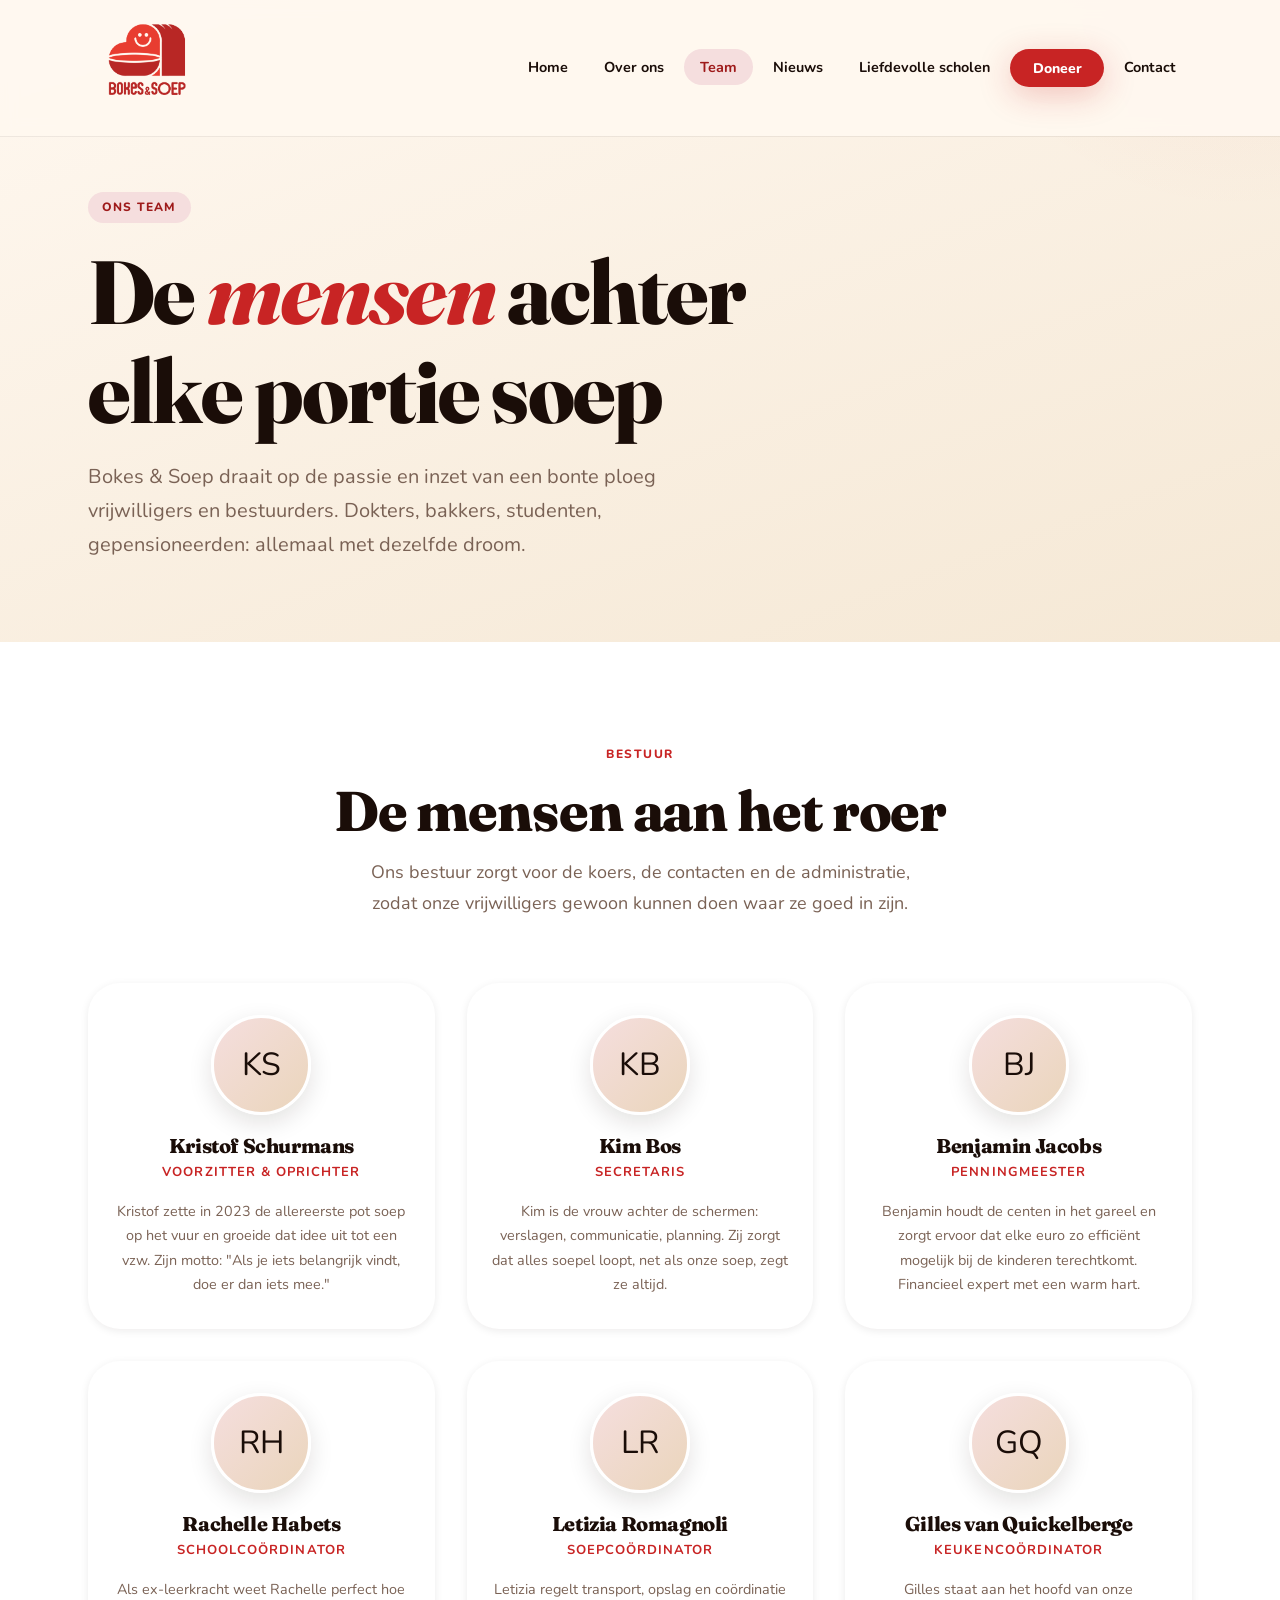
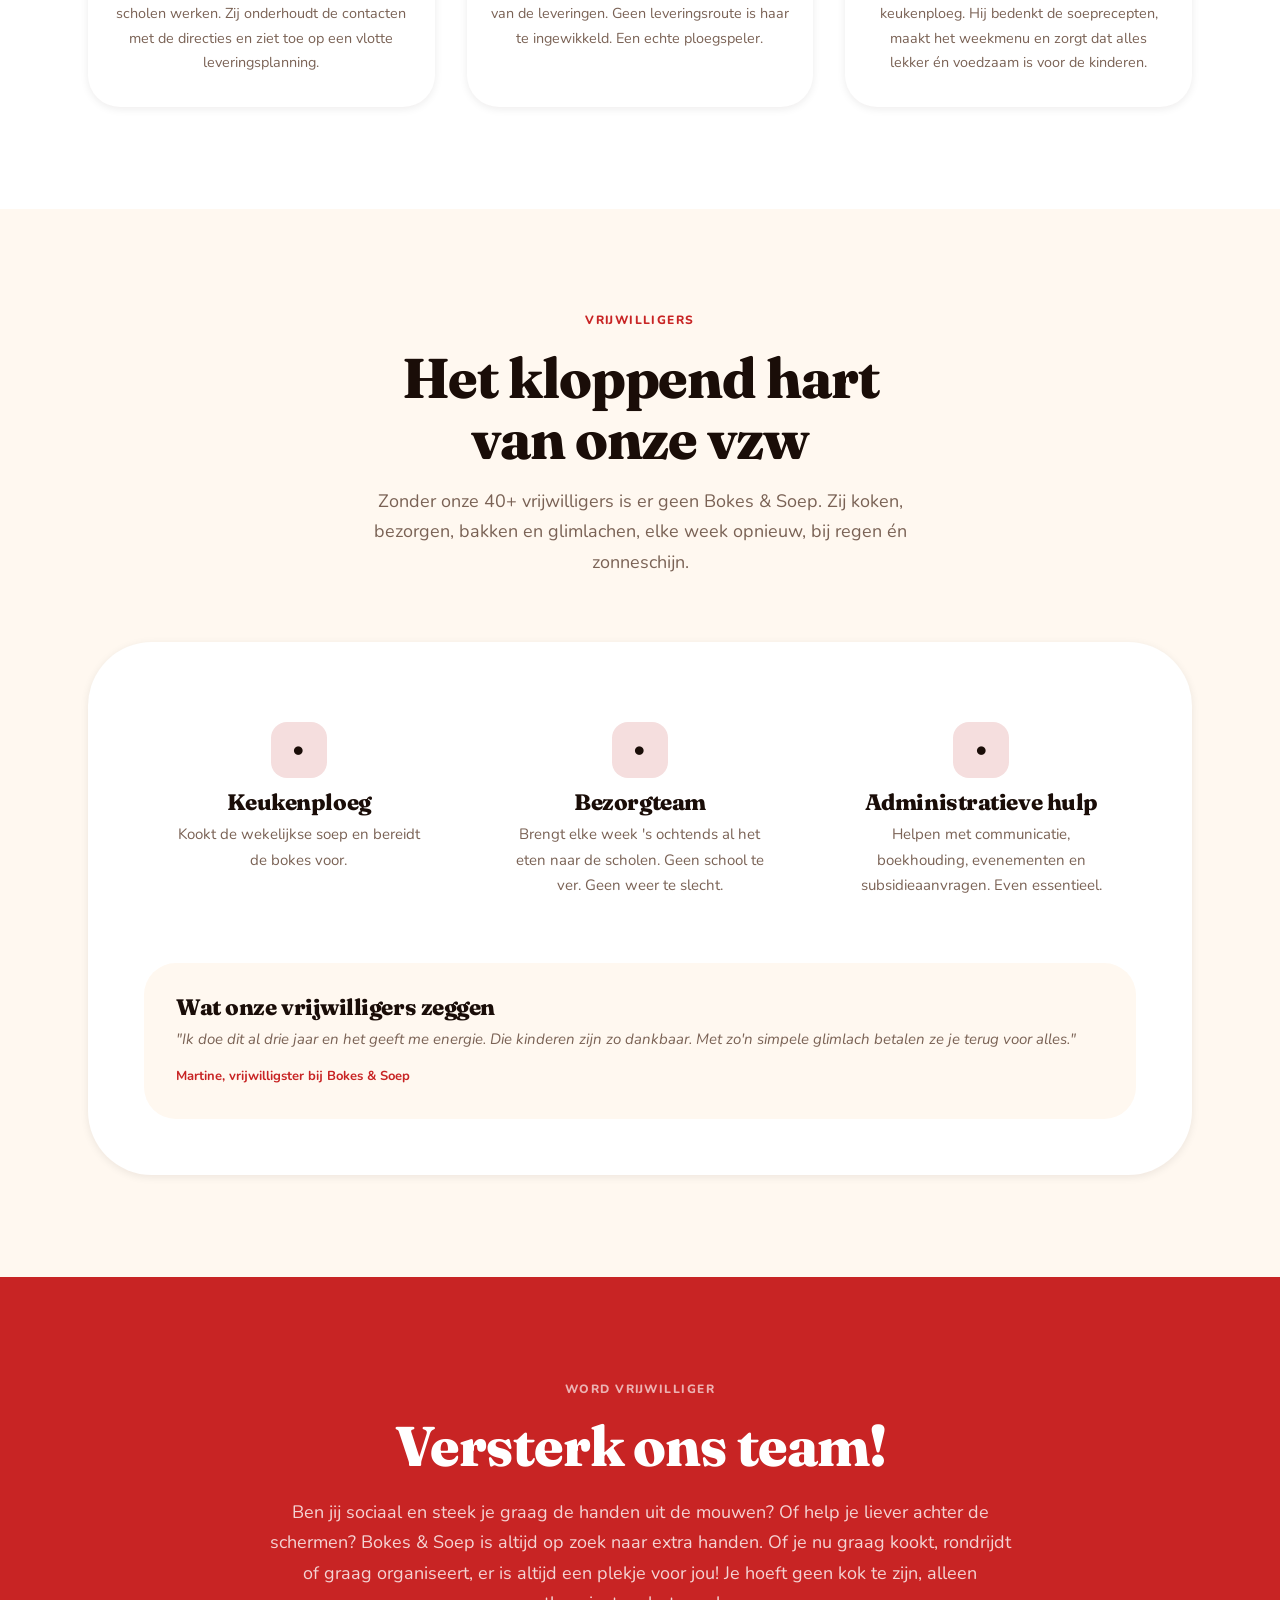
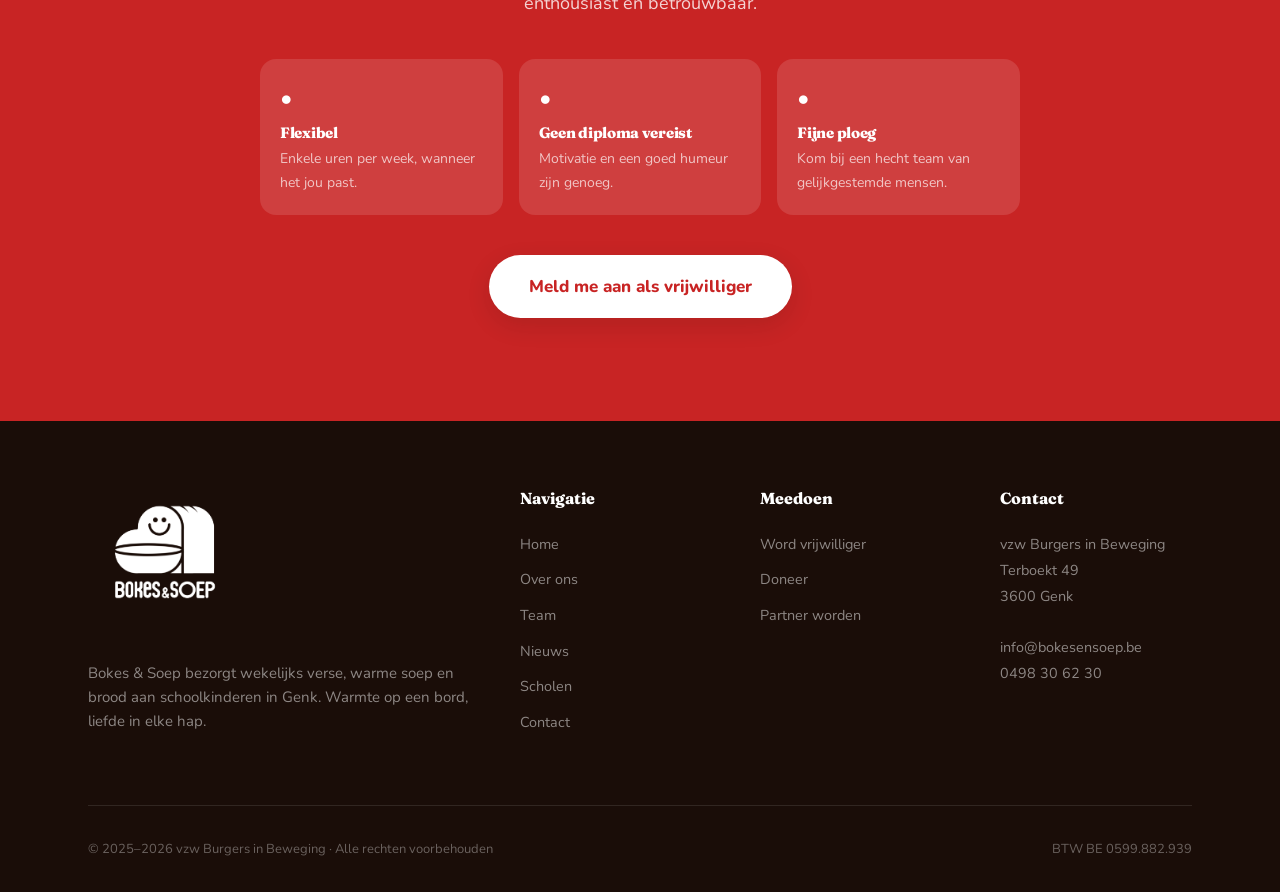
<file: team.html>
<!DOCTYPE html>
<html lang="nl">
<head>
  <meta charset="UTF-8">
  <meta name="viewport" content="width=device-width, initial-scale=1.0">
  <title>Ons team | Bokes & Soep</title>
  <meta name="description" content="Maak kennis met de mensen achter Bokes &amp; Soep: een enthousiaste ploeg vrijwilligers en bestuurders die elke week klaarstaan voor de kinderen.">
  <link rel="stylesheet" href="style.css?v=2">
  <link rel="icon" type="image/png" href="logos/logo_kleur_3000px.png">
</head>
<body>

  <!-- NAVIGATION -->
  <nav class="nav" id="main-nav">
    <div class="container">
      <div class="nav__inner">
        <a href="index.html" class="nav__logo">
          <img src="logos/logo_kleur_3000px.png" alt="Bokes & Soep logo">
        </a>
        <ul class="nav__links">
          <li><a href="index.html" class="nav__link">Home</a></li>
          <li><a href="over-ons.html" class="nav__link">Over ons</a></li>
          <li><a href="team.html" class="nav__link active">Team</a></li>
          <li><a href="nieuws.html" class="nav__link">Nieuws</a></li>
          <li><a href="scholen.html" class="nav__link">Liefdevolle scholen</a></li>
          <li><a href="doneer.html" class="nav__link nav__cta">Doneer</a></li>
          <li><a href="contact.html" class="nav__link">Contact</a></li>
        </ul>
        <button class="nav__hamburger" id="hamburger" aria-label="Menu openen">
          <span></span><span></span><span></span>
        </button>
      </div>
    </div>
  </nav>

  <div class="nav__mobile" id="mobile-nav">
    <a href="index.html" class="nav__link">Home</a>
    <a href="over-ons.html" class="nav__link">Over ons</a>
    <a href="team.html" class="nav__link active">Team</a>
    <a href="nieuws.html" class="nav__link">Nieuws</a>
    <a href="scholen.html" class="nav__link">Liefdevolle scholen</a>
    <a href="doneer.html" class="nav__link nav__cta" style="margin-top: 0.5rem;">Doneer</a>
    <a href="contact.html" class="nav__link">Contact</a>
  </div>

  <!-- PAGE HERO -->
  <section class="page-hero">
    <div class="container">
      <span class="page-hero__eyebrow">Ons team</span>
      <h1 class="page-hero__title animate-fade-up">
        De <em>mensen</em> achter<br>elke portie soep
      </h1>
      <p class="page-hero__lead animate-fade-up animate-delay-1">
        Bokes &amp; Soep draait op de passie en inzet van een bonte ploeg vrijwilligers en bestuurders.
        Dokters, bakkers, studenten, gepensioneerden: allemaal met dezelfde droom.
      </p>
    </div>
  </section>

  <!-- BESTUUR -->
  <section class="section section--white">
    <div class="container">
      <div class="section-header reveal">
        <span class="label">Bestuur</span>
        <h2>De mensen aan het roer</h2>
        <p>Ons bestuur zorgt voor de koers, de contacten en de administratie, zodat onze vrijwilligers gewoon kunnen doen waar ze goed in zijn.</p>
      </div>

      <div class="grid-3 reveal">
        <div class="team-card">
          <div class="team-card__avatar" aria-hidden="true">KS</div>
          <h3 class="team-card__name">Kristof Schurmans</h3>
          <p class="team-card__role">Voorzitter &amp; oprichter</p>
          <p class="team-card__bio">Kristof zette in 2023 de allereerste pot soep op het vuur en groeide dat idee uit tot een vzw. Zijn motto: "Als je iets belangrijk vindt, doe er dan iets mee."</p>
        </div>

        <div class="team-card">
          <div class="team-card__avatar" aria-hidden="true">KB</div>
          <h3 class="team-card__name">Kim Bos</h3>
          <p class="team-card__role">Secretaris</p>
          <p class="team-card__bio">Kim is de vrouw achter de schermen: verslagen, communicatie, planning. Zij zorgt dat alles soepel loopt, net als onze soep, zegt ze altijd.</p>
        </div>

        <div class="team-card">
          <div class="team-card__avatar" aria-hidden="true">BJ</div>
          <h3 class="team-card__name">Benjamin Jacobs</h3>
          <p class="team-card__role">Penningmeester</p>
          <p class="team-card__bio">Benjamin houdt de centen in het gareel en zorgt ervoor dat elke euro zo efficiënt mogelijk bij de kinderen terechtkomt. Financieel expert met een warm hart.</p>
        </div>

        <div class="team-card">
          <div class="team-card__avatar" aria-hidden="true">RH</div>
          <h3 class="team-card__name">Rachelle Habets</h3>
          <p class="team-card__role">Schoolcoördinator</p>
          <p class="team-card__bio">Als ex-leerkracht weet Rachelle perfect hoe scholen werken. Zij onderhoudt de contacten met de directies en ziet toe op een vlotte leveringsplanning.</p>
        </div>

        <div class="team-card">
          <div class="team-card__avatar" aria-hidden="true">LR</div>
          <h3 class="team-card__name">Letizia Romagnoli</h3>
          <p class="team-card__role">Soepcoördinator</p>
          <p class="team-card__bio">Letizia regelt transport, opslag en coördinatie van de leveringen. Geen leveringsroute is haar te ingewikkeld. Een echte ploegspeler.</p>
        </div>

        <div class="team-card">
          <div class="team-card__avatar" aria-hidden="true">GQ</div>
          <h3 class="team-card__name">Gilles van Quickelberge</h3>
          <p class="team-card__role">Keukencoördinator</p>
          <p class="team-card__bio">Gilles staat aan het hoofd van onze keukenploeg. Hij bedenkt de soeprecepten, maakt het weekmenu en zorgt dat alles lekker én voedzaam is voor de kinderen.</p>
        </div>
      </div>
    </div>
  </section>

  <!-- VRIJWILLIGERS -->
  <section class="section section--cream">
    <div class="container">
      <div class="section-header reveal">
        <span class="label">Vrijwilligers</span>
        <h2>Het kloppend hart<br>van onze vzw</h2>
        <p>
          Zonder onze 40+ vrijwilligers is er geen Bokes &amp; Soep. Zij koken, bezorgen, bakken en glimlachen,
          elke week opnieuw, bij regen én zonneschijn.
        </p>
      </div>

      <div style="background: var(--white); border-radius: var(--radius-xl); padding: 3.5rem; box-shadow: var(--shadow-sm);" class="reveal">
        <div class="grid-3" style="gap: 2rem; margin-bottom: 2.5rem;">
          <div style="text-align: center; padding: 1.5rem;">
            <div style="font-size: 1.5rem; margin-bottom: 0.75rem; width: 56px; height: 56px; background: var(--red-light); border-radius: var(--radius-md); display: inline-flex; align-items: center; justify-content: center;" aria-hidden="true">&bull;</div>
            <h4 style="margin-bottom: 0.5rem;">Keukenploeg</h4>
            <p style="font-size: 0.9375rem;">Kookt de wekelijkse soep en bereidt de bokes voor.</p>
          </div>
          <div style="text-align: center; padding: 1.5rem;">
            <div style="font-size: 1.5rem; margin-bottom: 0.75rem; width: 56px; height: 56px; background: var(--red-light); border-radius: var(--radius-md); display: inline-flex; align-items: center; justify-content: center;" aria-hidden="true">&bull;</div>
            <h4 style="margin-bottom: 0.5rem;">Bezorgteam</h4>
            <p style="font-size: 0.9375rem;">Brengt elke week 's ochtends al het eten naar de scholen. Geen school te ver. Geen weer te slecht.</p>
          </div>
          <div style="text-align: center; padding: 1.5rem;">
            <div style="font-size: 1.5rem; margin-bottom: 0.75rem; width: 56px; height: 56px; background: var(--red-light); border-radius: var(--radius-md); display: inline-flex; align-items: center; justify-content: center;" aria-hidden="true">&bull;</div>
            <h4 style="margin-bottom: 0.5rem;">Administratieve hulp</h4>
            <p style="font-size: 0.9375rem;">Helpen met communicatie, boekhouding, evenementen en subsidieaanvragen. Even essentieel.</p>
          </div>
        </div>

        <div style="background: var(--cream); border-radius: var(--radius-lg); padding: 2rem; display: flex; gap: 2rem; align-items: center; flex-wrap: wrap;">
          <div style="flex: 1; min-width: 200px;">
            <h4 style="margin-bottom: 0.5rem;">Wat onze vrijwilligers zeggen</h4>
            <p style="font-size: 0.9375rem; font-style: italic; color: var(--warm-gray);">
              "Ik doe dit al drie jaar en het geeft me energie. Die kinderen zijn zo dankbaar. Met zo'n simpele glimlach betalen ze je terug voor alles."
            </p>
            <p style="font-size: 0.8125rem; font-weight: 700; color: var(--red); margin-top: 0.75rem;">Martine, vrijwilligster bij Bokes &amp; Soep</p>
          </div>
        </div>
      </div>
    </div>
  </section>

  <!-- VRIJWILLIGER WORDEN -->
  <section class="section section--red">
    <div class="container">
      <div style="max-width: 760px; margin: 0 auto; text-align: center;">
        <span class="label" style="color: rgba(255,255,255,0.65); display: block; margin-bottom: 1rem;">Word vrijwilliger</span>
        <h2 style="color: var(--white); margin-bottom: 1.25rem;">Versterk ons team!</h2>
        <p style="color: rgba(255,255,255,0.8); font-size: 1.125rem; margin-bottom: 2.5rem;">
          Ben jij sociaal en steek je graag de handen uit de mouwen? Of help je liever achter de schermen? Bokes &amp; Soep is altijd op zoek naar extra handen. Of je nu graag kookt, rondrijdt of graag organiseert, er is altijd een plekje voor jou! Je hoeft geen kok te zijn, alleen enthousiast en betrouwbaar.
        </p>

        <div style="display: grid; grid-template-columns: repeat(3, 1fr); gap: 1rem; margin-bottom: 2.5rem; text-align: left;">
          <div style="background: rgba(255,255,255,0.12); border-radius: var(--radius-md); padding: 1.25rem;">
            <div style="font-size: 1.5rem; margin-bottom: 0.5rem;" aria-hidden="true">&bull;</div>
            <h4 style="font-size: 0.9375rem; color: var(--white); margin-bottom: 0.35rem;">Flexibel</h4>
            <p style="font-size: 0.875rem; color: rgba(255,255,255,0.7);">Enkele uren per week, wanneer het jou past.</p>
          </div>
          <div style="background: rgba(255,255,255,0.12); border-radius: var(--radius-md); padding: 1.25rem;">
            <div style="font-size: 1.5rem; margin-bottom: 0.5rem;" aria-hidden="true">&bull;</div>
            <h4 style="font-size: 0.9375rem; color: var(--white); margin-bottom: 0.35rem;">Geen diploma vereist</h4>
            <p style="font-size: 0.875rem; color: rgba(255,255,255,0.7);">Motivatie en een goed humeur zijn genoeg.</p>
          </div>
          <div style="background: rgba(255,255,255,0.12); border-radius: var(--radius-md); padding: 1.25rem;">
            <div style="font-size: 1.5rem; margin-bottom: 0.5rem;" aria-hidden="true">&bull;</div>
            <h4 style="font-size: 0.9375rem; color: var(--white); margin-bottom: 0.35rem;">Fijne ploeg</h4>
            <p style="font-size: 0.875rem; color: rgba(255,255,255,0.7);">Kom bij een hecht team van gelijkgestemde mensen.</p>
          </div>
        </div>

        <a href="contact.html" class="btn btn--white btn--lg">Meld me aan als vrijwilliger</a>
      </div>
    </div>
  </section>

  <!-- FOOTER -->
  <footer class="footer">
    <div class="container">
      <div class="footer__grid">
        <div>
          <div class="footer__logo">
            <img src="logos/logo_kleur_3000px.png" alt="Bokes & Soep">
          </div>
          <p class="footer__tagline">
            Bokes &amp; Soep bezorgt wekelijks verse, warme soep en brood aan schoolkinderen in Genk. Warmte op een bord, liefde in elke hap.
          </p>
        </div>
        <div>
          <p class="footer__title">Navigatie</p>
          <ul class="footer__links">
            <li><a href="index.html" class="footer__link">Home</a></li>
            <li><a href="over-ons.html" class="footer__link">Over ons</a></li>
            <li><a href="team.html" class="footer__link">Team</a></li>
            <li><a href="nieuws.html" class="footer__link">Nieuws</a></li>
            <li><a href="scholen.html" class="footer__link">Scholen</a></li>
            <li><a href="contact.html" class="footer__link">Contact</a></li>
          </ul>
        </div>
        <div>
          <p class="footer__title">Meedoen</p>
          <ul class="footer__links">
            <li><a href="contact.html" class="footer__link">Word vrijwilliger</a></li>
            <li><a href="doneer.html" class="footer__link">Doneer</a></li>
            <li><a href="contact.html" class="footer__link">Partner worden</a></li>
          </ul>
        </div>
        <div>
          <p class="footer__title">Contact</p>
          <address class="footer__address" style="font-style: normal;">
            vzw Burgers in Beweging<br>
            Terboekt 49<br>
            3600 Genk<br><br>
            <a href="mailto:info@bokesensoep.be" class="footer__link">info@bokesensoep.be</a>
            <br><a href="tel:+32498306230" class="footer__link">0498 30 62 30</a>
          </address>
        </div>
      </div>
      <div class="footer__bottom">
        <p class="footer__copy">© 2025–2026 vzw Burgers in Beweging · Alle rechten voorbehouden</p>
        <p class="footer__btw">BTW BE 0599.882.939</p>
      </div>
    </div>
  </footer>

  <script src="script.js?v=2"></script>
</body>
</html>
</file>
<file: style.css>
@import url('https://fonts.googleapis.com/css2?family=Fraunces:ital,opsz,wght@0,9..144,300..900;1,9..144,300..900&family=Nunito:wght@400;500;600;700;800;900&display=swap');

/* =========================================
   BOKES & SOEP — Design System
   vzw Burgers in Beweging, Genk
   ========================================= */

:root {
  --red: #C82424;
  --red-dark: #9E1A1A;
  --red-deeper: #7A1212;
  --red-light: #F5DEDE;
  --cream: #FFF8F0;
  --cream-mid: #F5E8D5;
  --cream-dark: #EAD5BB;
  --warm-black: #1A0D08;
  --warm-gray: #7A6255;
  --warm-gray-light: #C4B0A4;
  --gold: #E8A820;
  --gold-light: #FDE68A;
  --white: #FFFFFF;

  --font-display: 'Fraunces', Georgia, serif;
  --font-body: 'Nunito', Arial, sans-serif;

  --radius-sm: 8px;
  --radius-md: 16px;
  --radius-lg: 32px;
  --radius-xl: 64px;
  --radius-full: 9999px;

  --shadow-sm: 0 2px 8px rgba(26, 13, 8, 0.08);
  --shadow-md: 0 8px 24px rgba(26, 13, 8, 0.12);
  --shadow-lg: 0 20px 60px rgba(26, 13, 8, 0.16);
  --shadow-red: 0 8px 32px rgba(200, 36, 36, 0.25);

  --transition: all 0.3s cubic-bezier(0.4, 0, 0.2, 1);
}

/* =========================================
   RESET & BASE
   ========================================= */

*, *::before, *::after {
  box-sizing: border-box;
  margin: 0;
  padding: 0;
}

html {
  scroll-behavior: smooth;
  font-size: 16px;
}

body {
  font-family: var(--font-body);
  background-color: var(--cream);
  color: var(--warm-black);
  line-height: 1.6;
  -webkit-font-smoothing: antialiased;
  overflow-x: hidden;
}

img {
  max-width: 100%;
  display: block;
}

a {
  color: inherit;
  text-decoration: none;
}

button {
  cursor: pointer;
  border: none;
  background: none;
  font-family: inherit;
}

ul {
  list-style: none;
}

/* =========================================
   TYPOGRAPHY
   ========================================= */

h1, h2, h3, h4 {
  font-family: var(--font-display);
  line-height: 1.1;
  font-weight: 800;
  letter-spacing: -0.02em;
}

h1 { font-size: clamp(2.8rem, 7vw, 6rem); }
h2 { font-size: clamp(2rem, 4.5vw, 3.5rem); }
h3 { font-size: clamp(1.4rem, 3vw, 2rem); }
h4 { font-size: clamp(1.1rem, 2vw, 1.4rem); }

p {
  font-size: clamp(1rem, 1.5vw, 1.125rem);
  color: var(--warm-gray);
  line-height: 1.7;
}

.lead {
  font-size: clamp(1.125rem, 2vw, 1.375rem);
  font-weight: 600;
  color: var(--warm-black);
  line-height: 1.5;
}

.label {
  font-size: 0.75rem;
  font-weight: 800;
  letter-spacing: 0.12em;
  text-transform: uppercase;
  color: var(--red);
}

/* =========================================
   LAYOUT
   ========================================= */

.container {
  max-width: 1200px;
  margin: 0 auto;
  padding: 0 clamp(1.5rem, 5vw, 3rem);
}

.section {
  padding: clamp(4rem, 8vw, 8rem) 0;
}

.section--cream { background: var(--cream); }
.section--white { background: var(--white); }
.section--red {
  background: var(--red);
  color: var(--white);
}
.section--dark {
  background: var(--warm-black);
  color: var(--white);
}
.section--cream-mid { background: var(--cream-mid); }

/* =========================================
   NAVIGATION
   ========================================= */

.nav {
  position: fixed;
  top: 0;
  left: 0;
  right: 0;
  z-index: 1000;
  padding: 0.5rem 0;
  background: rgba(255, 248, 240, 0.95);
  backdrop-filter: blur(8px);
  -webkit-backdrop-filter: blur(8px);
  box-shadow: 0 1px 0 rgba(0,0,0,0.06);
  transition: var(--transition);
}

.nav.scrolled {
  background: rgba(255, 248, 240, 0.95);
  backdrop-filter: blur(12px);
  -webkit-backdrop-filter: blur(12px);
  box-shadow: var(--shadow-sm);
}

.nav__inner {
  display: flex;
  align-items: center;
  justify-content: space-between;
  gap: 2rem;
}

.nav__logo {
  display: flex;
  align-items: center;
  gap: 0.75rem;
  flex-shrink: 0;
}

.nav__logo img {
  height: 120px;
  width: auto;
}

.nav__links {
  display: flex;
  align-items: center;
  gap: 0.25rem;
}

.nav__link {
  font-size: 0.9rem;
  font-weight: 700;
  padding: 0.5rem 1rem;
  border-radius: var(--radius-full);
  transition: var(--transition);
  color: var(--warm-black);
}

.nav__link:hover,
.nav__link.active {
  background: var(--red-light);
  color: var(--red-dark);
}

.nav__cta {
  background: var(--red) !important;
  color: var(--white) !important;
  padding: 0.6rem 1.4rem !important;
  border-radius: var(--radius-full) !important;
  font-weight: 800 !important;
  font-size: 0.875rem !important;
  transition: var(--transition) !important;
  box-shadow: var(--shadow-red);
}

.nav__cta:hover {
  background: var(--red-dark) !important;
  transform: translateY(-1px);
  box-shadow: 0 12px 40px rgba(200, 36, 36, 0.35) !important;
}

.nav__hamburger {
  display: none;
  flex-direction: column;
  gap: 5px;
  padding: 8px;
  cursor: pointer;
}

.nav__hamburger span {
  display: block;
  width: 24px;
  height: 2px;
  background: var(--warm-black);
  border-radius: 2px;
  transition: var(--transition);
}

/* Mobile nav */
.nav__mobile {
  display: none;
  position: fixed;
  inset: 0;
  background: var(--cream);
  z-index: 999;
  padding: 6rem 2rem 2rem;
  flex-direction: column;
  gap: 0.5rem;
}

.nav__mobile.open {
  display: flex;
}

.nav__mobile .nav__link {
  font-size: 1.5rem;
  padding: 1rem;
  font-family: var(--font-display);
  font-weight: 700;
}

/* =========================================
   BUTTONS
   ========================================= */

.btn {
  display: inline-flex;
  align-items: center;
  gap: 0.5rem;
  padding: 0.875rem 2rem;
  border-radius: var(--radius-full);
  font-family: var(--font-body);
  font-weight: 800;
  font-size: 0.9375rem;
  transition: var(--transition);
  cursor: pointer;
  text-align: center;
  white-space: nowrap;
}

.btn--primary {
  background: var(--red);
  color: var(--white);
  box-shadow: var(--shadow-red);
}

.btn--primary:hover {
  background: var(--red-dark);
  transform: translateY(-2px);
  box-shadow: 0 16px 48px rgba(200, 36, 36, 0.35);
}

.btn--outline {
  background: transparent;
  color: var(--red);
  border: 2px solid var(--red);
}

.btn--outline:hover {
  background: var(--red);
  color: var(--white);
  transform: translateY(-2px);
}

.btn--white {
  background: var(--white);
  color: var(--red);
  box-shadow: var(--shadow-md);
}

.btn--white:hover {
  background: var(--cream);
  transform: translateY(-2px);
  box-shadow: var(--shadow-lg);
}

.btn--outline-white {
  background: transparent;
  color: var(--white);
  border: 2px solid rgba(255,255,255,0.5);
}

.btn--outline-white:hover {
  background: rgba(255,255,255,0.15);
  border-color: var(--white);
}

.btn--lg {
  padding: 1.125rem 2.5rem;
  font-size: 1.0625rem;
}

/* =========================================
   HERO
   ========================================= */

.hero {
  min-height: 100vh;
  display: flex;
  align-items: center;
  padding-top: 9rem;
  position: relative;
  overflow: hidden;
}

.hero::before {
  content: '';
  position: absolute;
  inset: 0;
  background:
    radial-gradient(ellipse 80% 60% at 70% 50%, rgba(200, 36, 36, 0.06) 0%, transparent 70%),
    radial-gradient(ellipse 50% 80% at 30% 80%, rgba(232, 168, 32, 0.08) 0%, transparent 60%);
  pointer-events: none;
}

.hero__content {
  position: relative;
  z-index: 1;
}

.hero__eyebrow {
  display: inline-flex;
  align-items: center;
  gap: 0.5rem;
  background: var(--red-light);
  color: var(--red-dark);
  padding: 0.4rem 1rem;
  border-radius: var(--radius-full);
  font-size: 0.8125rem;
  font-weight: 800;
  letter-spacing: 0.08em;
  text-transform: uppercase;
  margin-bottom: 1.5rem;
}

.hero__title {
  margin-bottom: 1.5rem;
}

.hero__title em {
  font-style: italic;
  color: var(--red);
}

.hero__subtitle {
  max-width: 560px;
  margin-bottom: 2.5rem;
  font-size: clamp(1.05rem, 1.8vw, 1.25rem);
}

.hero__actions {
  display: flex;
  flex-wrap: wrap;
  gap: 1rem;
  align-items: center;
}

.hero__stat-row {
  display: flex;
  flex-wrap: wrap;
  gap: 2.5rem;
  margin-top: 4rem;
  padding-top: 2.5rem;
  border-top: 1px solid var(--cream-dark);
}

.hero__stat {
  display: flex;
  flex-direction: column;
}

.hero__stat-num {
  font-family: var(--font-display);
  font-size: 2.25rem;
  font-weight: 900;
  color: var(--red);
  line-height: 1;
}

.hero__stat-label {
  font-size: 0.8125rem;
  font-weight: 600;
  color: var(--warm-gray);
  margin-top: 0.25rem;
}

.hero__visual {
  position: absolute;
  right: -4%;
  top: 50%;
  transform: translateY(-50%);
  width: 50%;
  max-width: 600px;
  opacity: 0.12;
  pointer-events: none;
}

/* =========================================
   WAVE DIVIDERS
   ========================================= */

.wave {
  display: block;
  width: 100%;
  overflow: hidden;
  line-height: 0;
}

.wave svg {
  display: block;
  width: 100%;
}

/* =========================================
   CARDS
   ========================================= */

.card {
  background: var(--white);
  border-radius: var(--radius-lg);
  overflow: hidden;
  box-shadow: var(--shadow-sm);
  transition: var(--transition);
}

.card:hover {
  box-shadow: var(--shadow-md);
  transform: translateY(-4px);
}

.card__img {
  width: 100%;
  aspect-ratio: 16/10;
  background: var(--cream-dark);
  position: relative;
  overflow: hidden;
}

.card__img img {
  width: 100%;
  height: 100%;
  object-fit: cover;
  display: block;
}

.card__img-placeholder {
  width: 100%;
  height: 100%;
  display: flex;
  align-items: center;
  justify-content: center;
  font-size: 3rem;
  background: linear-gradient(135deg, var(--cream-mid), var(--cream-dark));
}

.card__body {
  padding: 1.75rem;
}

.card__label {
  font-size: 0.75rem;
  font-weight: 800;
  letter-spacing: 0.1em;
  text-transform: uppercase;
  color: var(--red);
  margin-bottom: 0.75rem;
}

.card__title {
  font-size: 1.25rem;
  font-weight: 800;
  font-family: var(--font-display);
  margin-bottom: 0.75rem;
  line-height: 1.25;
}

.card__text {
  font-size: 0.9375rem;
  margin-bottom: 1.25rem;
}

.card__link {
  font-size: 0.875rem;
  font-weight: 800;
  color: var(--red);
  display: inline-flex;
  align-items: center;
  gap: 0.4rem;
  transition: var(--transition);
}

.card__link:hover {
  gap: 0.7rem;
}

/* =========================================
   GRIDS
   ========================================= */

.grid-2 {
  display: grid;
  grid-template-columns: repeat(2, 1fr);
  gap: 2rem;
}

.grid-3 {
  display: grid;
  grid-template-columns: repeat(3, 1fr);
  gap: 2rem;
}

.grid-4 {
  display: grid;
  grid-template-columns: repeat(4, 1fr);
  gap: 1.5rem;
}

/* =========================================
   SECTION HEADER
   ========================================= */

.section-header {
  text-align: center;
  margin-bottom: 4rem;
}

.section-header .label {
  display: block;
  margin-bottom: 1rem;
}

.section-header h2 {
  margin-bottom: 1rem;
}

.section-header p {
  max-width: 540px;
  margin: 0 auto;
}

/* =========================================
   STAT BLOCKS
   ========================================= */

.stat-block {
  text-align: center;
  padding: 2.5rem 2rem;
  background: var(--white);
  border-radius: var(--radius-lg);
  box-shadow: var(--shadow-sm);
}

.stat-block__num {
  font-family: var(--font-display);
  font-size: clamp(2.5rem, 5vw, 4rem);
  font-weight: 900;
  color: var(--red);
  line-height: 1;
  display: block;
}

.stat-block__label {
  font-size: 0.9375rem;
  font-weight: 600;
  color: var(--warm-gray);
  margin-top: 0.5rem;
  display: block;
}

/* =========================================
   TEAM CARDS
   ========================================= */

.team-card {
  text-align: center;
  padding: 2rem 1.5rem;
  background: var(--white);
  border-radius: var(--radius-lg);
  box-shadow: var(--shadow-sm);
  transition: var(--transition);
}

.team-card:hover {
  box-shadow: var(--shadow-md);
  transform: translateY(-4px);
}

.team-card__avatar {
  width: 100px;
  height: 100px;
  border-radius: var(--radius-full);
  background: linear-gradient(135deg, var(--red-light), var(--cream-dark));
  margin: 0 auto 1.25rem;
  display: flex;
  align-items: center;
  justify-content: center;
  font-size: 2rem;
  border: 3px solid var(--white);
  box-shadow: var(--shadow-md);
}

.team-card__name {
  font-family: var(--font-display);
  font-size: 1.25rem;
  font-weight: 800;
  margin-bottom: 0.25rem;
}

.team-card__role {
  font-size: 0.8125rem;
  font-weight: 700;
  color: var(--red);
  text-transform: uppercase;
  letter-spacing: 0.08em;
}

.team-card__bio {
  font-size: 0.9rem;
  margin-top: 1rem;
  color: var(--warm-gray);
}

/* =========================================
   CONTACT FORM
   ========================================= */

.form-group {
  display: flex;
  flex-direction: column;
  gap: 0.5rem;
  margin-bottom: 1.25rem;
}

.form-group label {
  font-size: 0.875rem;
  font-weight: 700;
  color: var(--warm-black);
}

.form-group input,
.form-group textarea,
.form-group select {
  padding: 0.875rem 1.25rem;
  border: 2px solid var(--cream-dark);
  border-radius: var(--radius-md);
  font-family: var(--font-body);
  font-size: 1rem;
  background: var(--white);
  color: var(--warm-black);
  transition: var(--transition);
  outline: none;
}

.form-group input:focus,
.form-group textarea:focus,
.form-group select:focus {
  border-color: var(--red);
  box-shadow: 0 0 0 4px rgba(200, 36, 36, 0.1);
}

.form-group textarea {
  min-height: 160px;
  resize: vertical;
}

/* =========================================
   INFO BLOCK
   ========================================= */

.info-block {
  display: flex;
  align-items: flex-start;
  gap: 1rem;
  padding: 1.5rem;
  background: var(--white);
  border-radius: var(--radius-md);
  box-shadow: var(--shadow-sm);
  margin-bottom: 1rem;
}

.info-block__icon {
  width: 44px;
  height: 44px;
  border-radius: var(--radius-md);
  background: var(--red-light);
  display: flex;
  align-items: center;
  justify-content: center;
  font-size: 1.2rem;
  flex-shrink: 0;
}

.info-block__title {
  font-size: 0.8125rem;
  font-weight: 800;
  text-transform: uppercase;
  letter-spacing: 0.08em;
  color: var(--warm-gray);
  margin-bottom: 0.25rem;
}

.info-block__value {
  font-size: 0.9375rem;
  font-weight: 600;
  color: var(--warm-black);
  line-height: 1.5;
}

/* =========================================
   QUOTE
   ========================================= */

.quote-block {
  background: var(--red);
  color: var(--white);
  border-radius: var(--radius-xl);
  padding: 4rem;
  position: relative;
  overflow: hidden;
}

.quote-block::before {
  content: '"';
  position: absolute;
  top: -1rem;
  left: 2rem;
  font-family: var(--font-display);
  font-size: 15rem;
  line-height: 1;
  opacity: 0.12;
  pointer-events: none;
}

.quote-block__text {
  font-family: var(--font-display);
  font-size: clamp(1.4rem, 3vw, 2.25rem);
  font-weight: 700;
  font-style: italic;
  line-height: 1.4;
  position: relative;
  z-index: 1;
  color: var(--white);
  margin-bottom: 1.5rem;
}

.quote-block__author {
  font-size: 0.9375rem;
  font-weight: 700;
  color: rgba(255,255,255,0.75);
}

/* =========================================
   PAGE HERO (inner pages)
   ========================================= */

.page-hero {
  padding: 12rem 0 5rem;
  background: linear-gradient(160deg, var(--cream) 0%, var(--cream-mid) 100%);
  position: relative;
  overflow: hidden;
}

.page-hero::before {
  content: '';
  position: absolute;
  top: -60%;
  right: -20%;
  width: 600px;
  height: 600px;
  border-radius: 50%;
  background: radial-gradient(ellipse, rgba(200,36,36,0.06) 0%, transparent 70%);
  pointer-events: none;
}

.page-hero__eyebrow {
  display: inline-block;
  background: var(--red-light);
  color: var(--red-dark);
  padding: 0.375rem 0.875rem;
  border-radius: var(--radius-full);
  font-size: 0.75rem;
  font-weight: 800;
  text-transform: uppercase;
  letter-spacing: 0.1em;
  margin-bottom: 1.25rem;
}

.page-hero__title {
  margin-bottom: 1.25rem;
}

.page-hero__title em {
  color: var(--red);
  font-style: italic;
}

.page-hero__lead {
  max-width: 600px;
  font-size: clamp(1.05rem, 1.8vw, 1.25rem);
  color: var(--warm-gray);
}

/* =========================================
   NEWS ARTICLE
   ========================================= */

.news-meta {
  display: flex;
  align-items: center;
  gap: 1rem;
  margin-bottom: 0.75rem;
}

.news-date {
  font-size: 0.8125rem;
  font-weight: 600;
  color: var(--warm-gray-light);
}

.news-tag {
  display: inline-block;
  background: var(--red-light);
  color: var(--red-dark);
  padding: 0.2rem 0.7rem;
  border-radius: var(--radius-full);
  font-size: 0.75rem;
  font-weight: 800;
  text-transform: uppercase;
  letter-spacing: 0.06em;
}

/* =========================================
   HOW IT WORKS
   ========================================= */

.how-step {
  display: flex;
  gap: 1.5rem;
  align-items: flex-start;
  padding: 1.75rem;
  background: var(--white);
  border-radius: var(--radius-lg);
  box-shadow: var(--shadow-sm);
}

.how-step__num {
  width: 52px;
  height: 52px;
  background: var(--red);
  color: var(--white);
  border-radius: var(--radius-md);
  display: flex;
  align-items: center;
  justify-content: center;
  font-family: var(--font-display);
  font-size: 1.5rem;
  font-weight: 900;
  flex-shrink: 0;
}

.how-step__content h4 {
  margin-bottom: 0.4rem;
  font-size: 1.125rem;
}

.how-step__content p {
  font-size: 0.9375rem;
  margin: 0;
}

/* =========================================
   VALUES
   ========================================= */

.value-item {
  display: flex;
  flex-direction: column;
  align-items: flex-start;
  padding: 2rem;
  background: var(--white);
  border-radius: var(--radius-lg);
  box-shadow: var(--shadow-sm);
  transition: var(--transition);
}

.value-item:hover {
  box-shadow: var(--shadow-md);
  transform: translateY(-3px);
}

.value-item__icon {
  width: 56px;
  height: 56px;
  background: var(--red-light);
  border-radius: var(--radius-md);
  display: flex;
  align-items: center;
  justify-content: center;
  font-size: 1.5rem;
  margin-bottom: 1.25rem;
}

.value-item h4 {
  margin-bottom: 0.5rem;
  font-size: 1.125rem;
}

.value-item p {
  font-size: 0.9375rem;
}

/* =========================================
   FOOTER
   ========================================= */

.footer {
  background: var(--warm-black);
  color: var(--white);
  padding: 4rem 0 2rem;
}

.footer__grid {
  display: grid;
  grid-template-columns: 2fr 1fr 1fr 1fr;
  gap: 3rem;
  margin-bottom: 3rem;
}

.footer__logo img {
  height: 156px;
  filter: brightness(0) invert(1);
  margin-bottom: 1.25rem;
}

.footer__tagline {
  font-size: 0.9375rem;
  color: rgba(255,255,255,0.5);
  line-height: 1.6;
  margin-bottom: 1.5rem;
}

.footer__title {
  font-family: var(--font-display);
  font-size: 1rem;
  font-weight: 800;
  color: var(--white);
  margin-bottom: 1.25rem;
}

.footer__links {
  display: flex;
  flex-direction: column;
  gap: 0.625rem;
}

.footer__link {
  font-size: 0.9rem;
  color: rgba(255,255,255,0.5);
  transition: var(--transition);
}

.footer__link:hover {
  color: var(--white);
}

.footer__address {
  font-size: 0.9rem;
  color: rgba(255,255,255,0.5);
  line-height: 1.8;
}

.footer__bottom {
  border-top: 1px solid rgba(255,255,255,0.1);
  padding-top: 2rem;
  display: flex;
  justify-content: space-between;
  align-items: center;
  flex-wrap: wrap;
  gap: 1rem;
}

.footer__copy {
  font-size: 0.8125rem;
  color: rgba(255,255,255,0.35);
}

.footer__btw {
  font-size: 0.8125rem;
  color: rgba(255,255,255,0.35);
}

/* =========================================
   ANIMATIONS
   ========================================= */

@keyframes fadeInUp {
  from {
    opacity: 0;
    transform: translateY(24px);
  }
  to {
    opacity: 1;
    transform: translateY(0);
  }
}

@keyframes float {
  0%, 100% { transform: translateY(-50%) rotate(0deg); }
  50% { transform: translateY(-54%) rotate(2deg); }
}

.animate-fade-up {
  animation: fadeInUp 0.7s cubic-bezier(0.4, 0, 0.2, 1) both;
}

.animate-delay-1 { animation-delay: 0.1s; }
.animate-delay-2 { animation-delay: 0.2s; }
.animate-delay-3 { animation-delay: 0.35s; }
.animate-delay-4 { animation-delay: 0.5s; }

/* Scroll-triggered reveal */
.reveal {
  opacity: 0;
  transform: translateY(20px);
  transition: opacity 0.7s ease, transform 0.7s ease;
}

.reveal.visible {
  opacity: 1;
  transform: translateY(0);
}

/* =========================================
   RESPONSIVE
   ========================================= */

@media (max-width: 1024px) {
  .grid-4 { grid-template-columns: repeat(2, 1fr); }
  .footer__grid { grid-template-columns: 1fr 1fr; }
}

@media (max-width: 768px) {
  .nav__links { display: none; }
  .nav__hamburger { display: flex; }

  .hero__visual { display: none; }

  .grid-2, .grid-3, .grid-4 {
    grid-template-columns: 1fr;
  }

  .quote-block {
    padding: 2.5rem 2rem;
  }

  .footer__grid {
    grid-template-columns: 1fr;
    gap: 2rem;
  }

  .footer__bottom {
    flex-direction: column;
    text-align: center;
  }

  .hero__stat-row {
    gap: 1.5rem;
  }
}

@media (max-width: 480px) {
  .hero__actions { flex-direction: column; align-items: stretch; }
  .hero__actions .btn { justify-content: center; }
}

/* =========================================
   UTILITY
   ========================================= */

.text-red { color: var(--red); }
.text-center { text-align: center; }
.text-white { color: var(--white); }
.mt-1 { margin-top: 0.5rem; }
.mt-2 { margin-top: 1rem; }
.mt-3 { margin-top: 1.5rem; }
.mt-4 { margin-top: 2rem; }
.mb-2 { margin-bottom: 1rem; }
.mb-4 { margin-bottom: 2rem; }
.gap-sm { gap: 1rem; }
.flex { display: flex; }
.flex-center { display: flex; align-items: center; justify-content: center; }
.inline-flex { display: inline-flex; }
.align-center { align-items: center; }
.flex-wrap { flex-wrap: wrap; }
</file>
